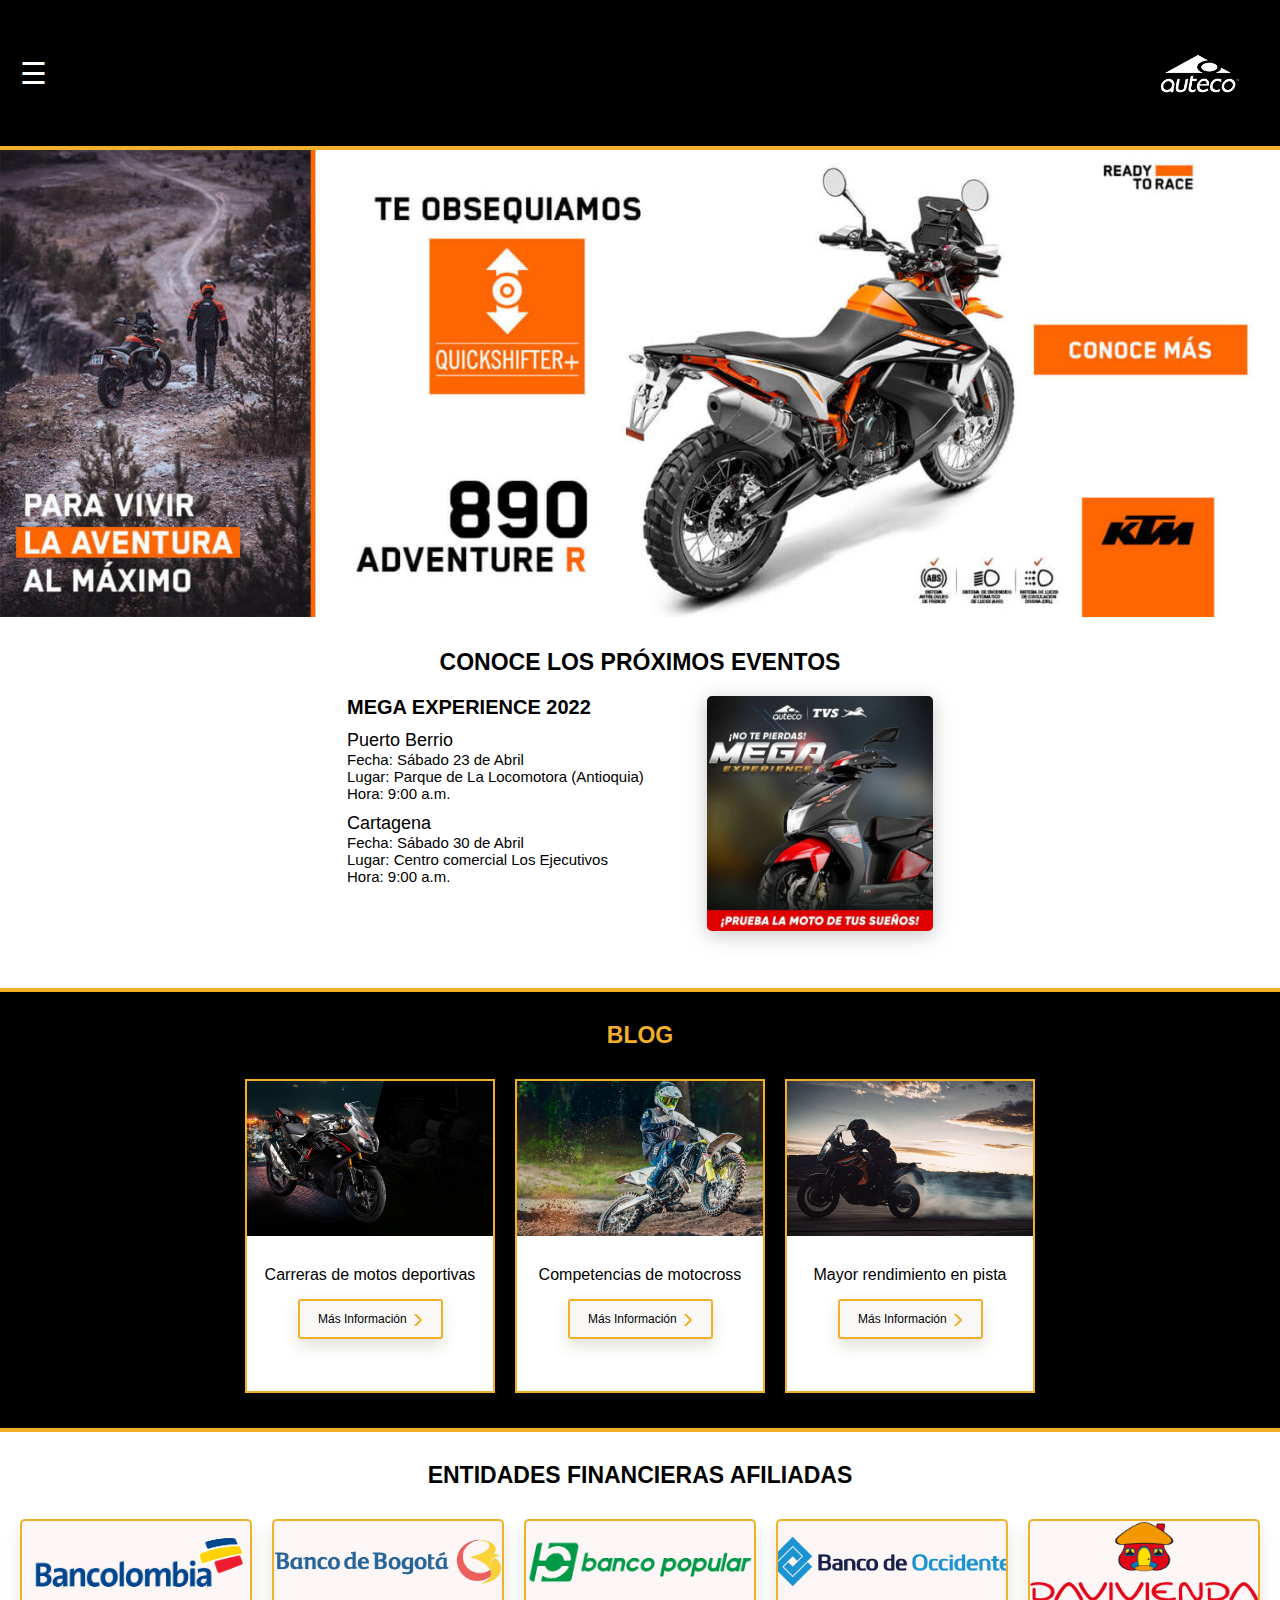
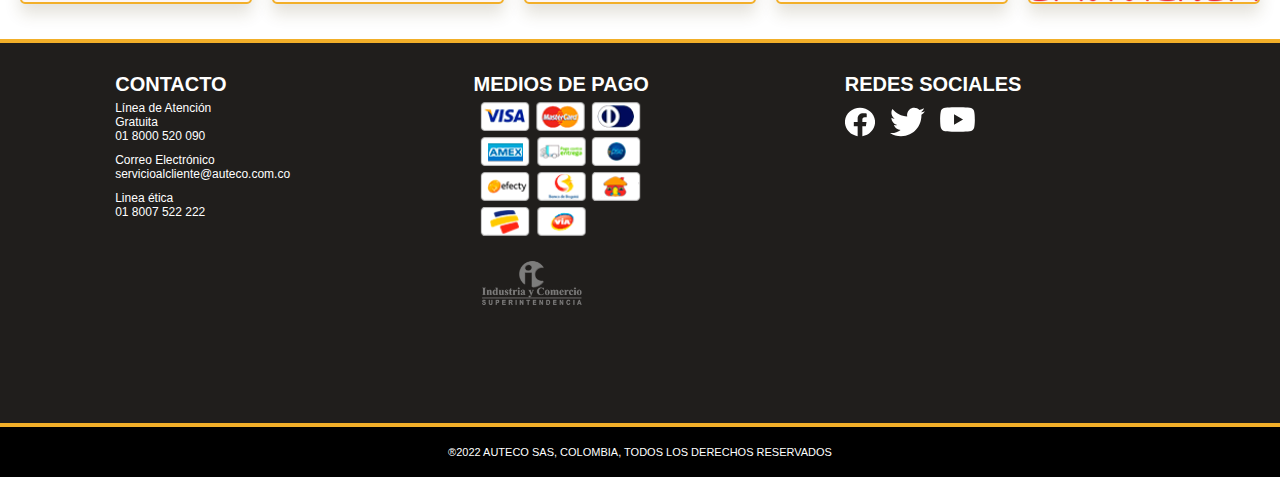
<file: index.html>
<!DOCTYPE html>
<html lang="en">
<head>
    <meta charset="UTF-8">
    <meta http-equiv="X-UA-Compatible" content="IE=edge">
    <meta name="viewport" content="width=device-width, initial-scale=1.0">
    <link href="https://cdn.jsdelivr.net/npm/bootstrap@5.1.3/dist/css/bootstrap.min.css" rel="stylesheet" integrity="sha384-1BmE4kWBq78iYhFldvKuhfTAU6auU8tT94WrHftjDbrCEXSU1oBoqyl2QvZ6jIW3" crossorigin="anonymous">
    <script src="https://cdn.jsdelivr.net/npm/bootstrap@5.1.3/dist/js/bootstrap.bundle.min.js" integrity="sha384-ka7Sk0Gln4gmtz2MlQnikT1wXgYsOg+OMhuP+IlRH9sENBO0LRn5q+8nbTov4+1p" crossorigin="anonymous"></script>
    <link rel="stylesheet" href="./css/phone_index.css">
    <link rel="stylesheet" href="./css/tablet_index.css" media="(min-width: 600px)">
    <link rel="stylesheet" href="./css/desktop_index.css" media="(min-width: 1024px)">
    <script type="text/javascript" src="./js/nav-bar.js"></script>
    <link rel="icon" href="./images/icon_page.png">
    <title>Auteco | Sitio Oficial</title>
</head>
<body>
    <header>
        <div id="mySidemenu" class="sidemenu">
            <a href="javascript:void(0)" class="close" onclick="closeSM()">&times;</a>
            <div class="sm-wrapper">
                <p><a href="motos.html">MOTOS</a></p>
                <p><a href="credito.html">CRÉDITO</a></p>
                <p><a href="#contact">CONTACTO</a></p>
                <p><a href="about_us.html">SOBRE NOSOTROS</a></p>
            </div>
        </div>
        <div id="pg-content">
            <div style="font-size: 30px; cursor: pointer; color:white" onclick="openSM()">&#9776</div>
        </div>
        <a href="index.html" class="logo"></a>
    </header>
    <main>
        <section class="hero">
            <div class="slider-frame">
                <ul>
                    <li><img src="./images/anuncio.jpg" alt=""></li>
                    <li><img src="./images/anuncio2.jpg" alt=""></li>
                </ul>
            </div>
        </section>
        <section class="main_eventos">
            <div class="main-eventos--title">
                <h1>CONOCE LOS PRÓXIMOS EVENTOS</h1>
            </div>
            <div class="main-eventos-container">
                <div class="main-eventos--text">
                    <h2>MEGA EXPERIENCE 2022</h2><br>
                    <h3>Puerto Berrio</h3>
                    <p>Fecha: Sábado 23 de Abril<br>
                        Lugar: Parque de La Locomotora (Antioquia)<br>
                        Hora: 9:00 a.m.</p><br>
                    <h3>Cartagena</h3>
                    <p>Fecha: Sábado 30 de Abril<br>
                        Lugar: Centro comercial Los Ejecutivos<br>
                        Hora: 9:00 a.m.
                    </p>
                </div>
                <div class="main-eventos--image">
    
                </div>
            </div>
        </section>
        <section class="main_blog">
            <div class="main_blog--title">
                <h1>BLOG</h1>
            </div>
            <div class="main_blog-cont">
                <div class="main_blog-contSub">
                    <div class="blog-card--image">

                    </div>
                    <div class="blog-card--content">
                        <h4>Carreras de motos deportivas</h4>
                        <div class="blog-card--button">
                            <button>Más Información <span></span></button>
                        </div>
                    </div>
                </div>
                <div class="main_blog-contSub">
                    <div class="blog-card--image2">

                    </div>
                    <div class="blog-card--content">
                        <h4>Competencias de motocross</h4>
                        <div class="blog-card--button">
                            <button>Más Información <span></span></button>
                        </div>
                    </div>
                </div>
                <div class="main_blog-contSub">
                    <div class="blog-card--image3">

                    </div>
                    <div class="blog-card--content">
                        <h4>Mayor rendimiento en pista</h4>
                        <div class="blog-card--button">
                            <button>Más Información <span></span></button>
                        </div>
                    </div>
                </div>
            </div>
        </section>
        <section class="main_entidades">
            <div class="main_entidades--title">
                <h1>ENTIDADES FINANCIERAS AFILIADAS</h1>
            </div>
            <div class="main_entidades-logos">
                <div class="entidad-image-container banco1"></div>
                <div class="entidad-image-container banco2"></div>
                <div class="entidad-image-container banco3"></div>
                <div class="entidad-image-container banco4"></div>
                <div class="entidad-image-container banco5"></div>
            </div>
        </section>
    </main>
    <footer>
        <section class="footer_information" id="contact">
            <div class="information-container">
                <div class="container-1">
                    <h2>CONTACTO</h2>
                    <P>Línea de Atención Gratuita<br>01 8000 520 090</P>
                    <p>Correo Electrónico<br>servicioalcliente@auteco.com.co</p>
                    <p>Linea ética<br>01 8007 522 222</p>
                </div>
                <div class="container-2">
                    <div class="container-2--title">
                        <h2>MEDIOS DE PAGO</h2>
                    </div>
                    <div class="container-2--images">
                        <span class="image-1"></span>
                        <span class="image-2"></span>
                    </div>
                </div>
                <div class="container-3">
                    <h2>REDES SOCIALES</h2><br>
                    <div class="redes-icon">
                        <a class="red-1" href="https://www.facebook.com/autecomotos/" target="_blank"></a>
                        <a class="red-2" href="https://twitter.com/autecomotos" target="_blank"></a>
                        <a class="red-3" href="https://www.youtube.com/user/AutecoMotocicletas" target="_blank"></a>
                    </div>
                </div>
            </div>
        </section>
        <section class="footer_final">
            <p>®2022 AUTECO SAS, COLOMBIA, TODOS LOS DERECHOS RESERVADOS</p>
        </section>
    </footer>
</body>
</html>
</file>
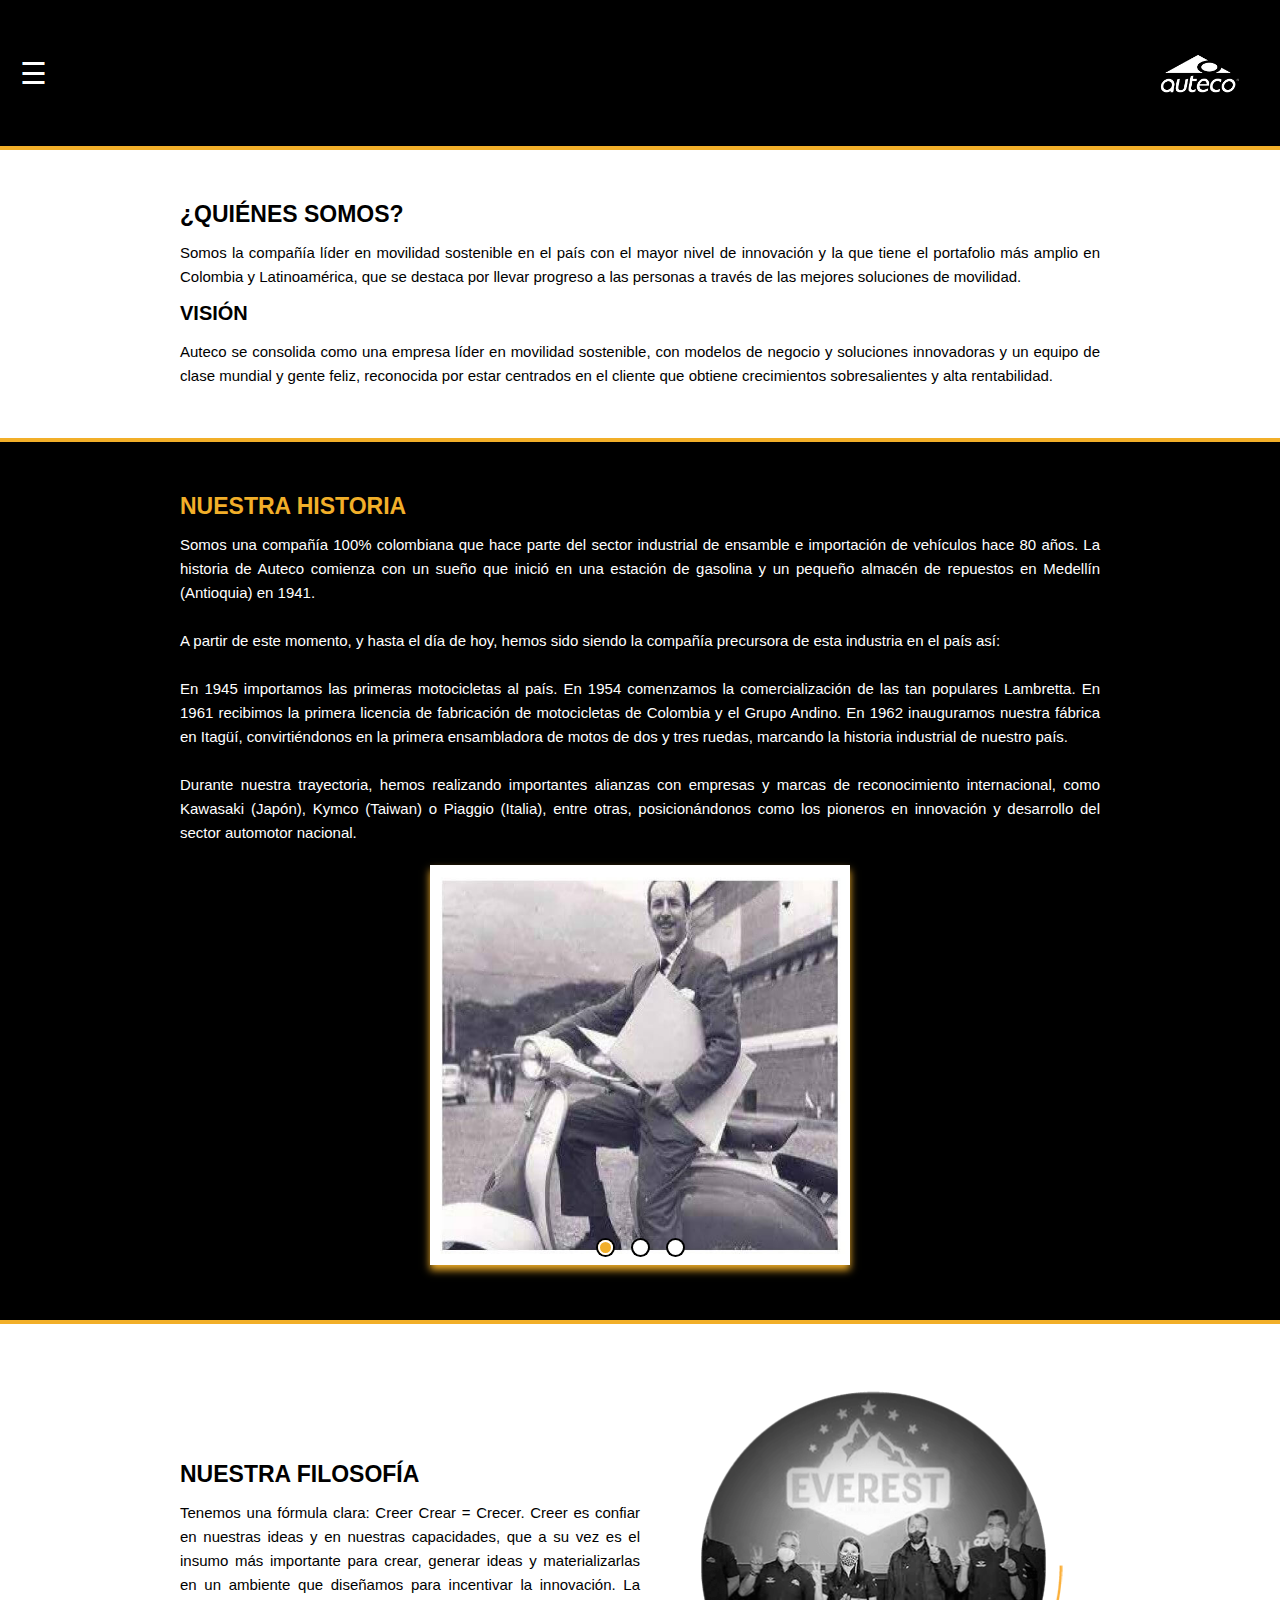
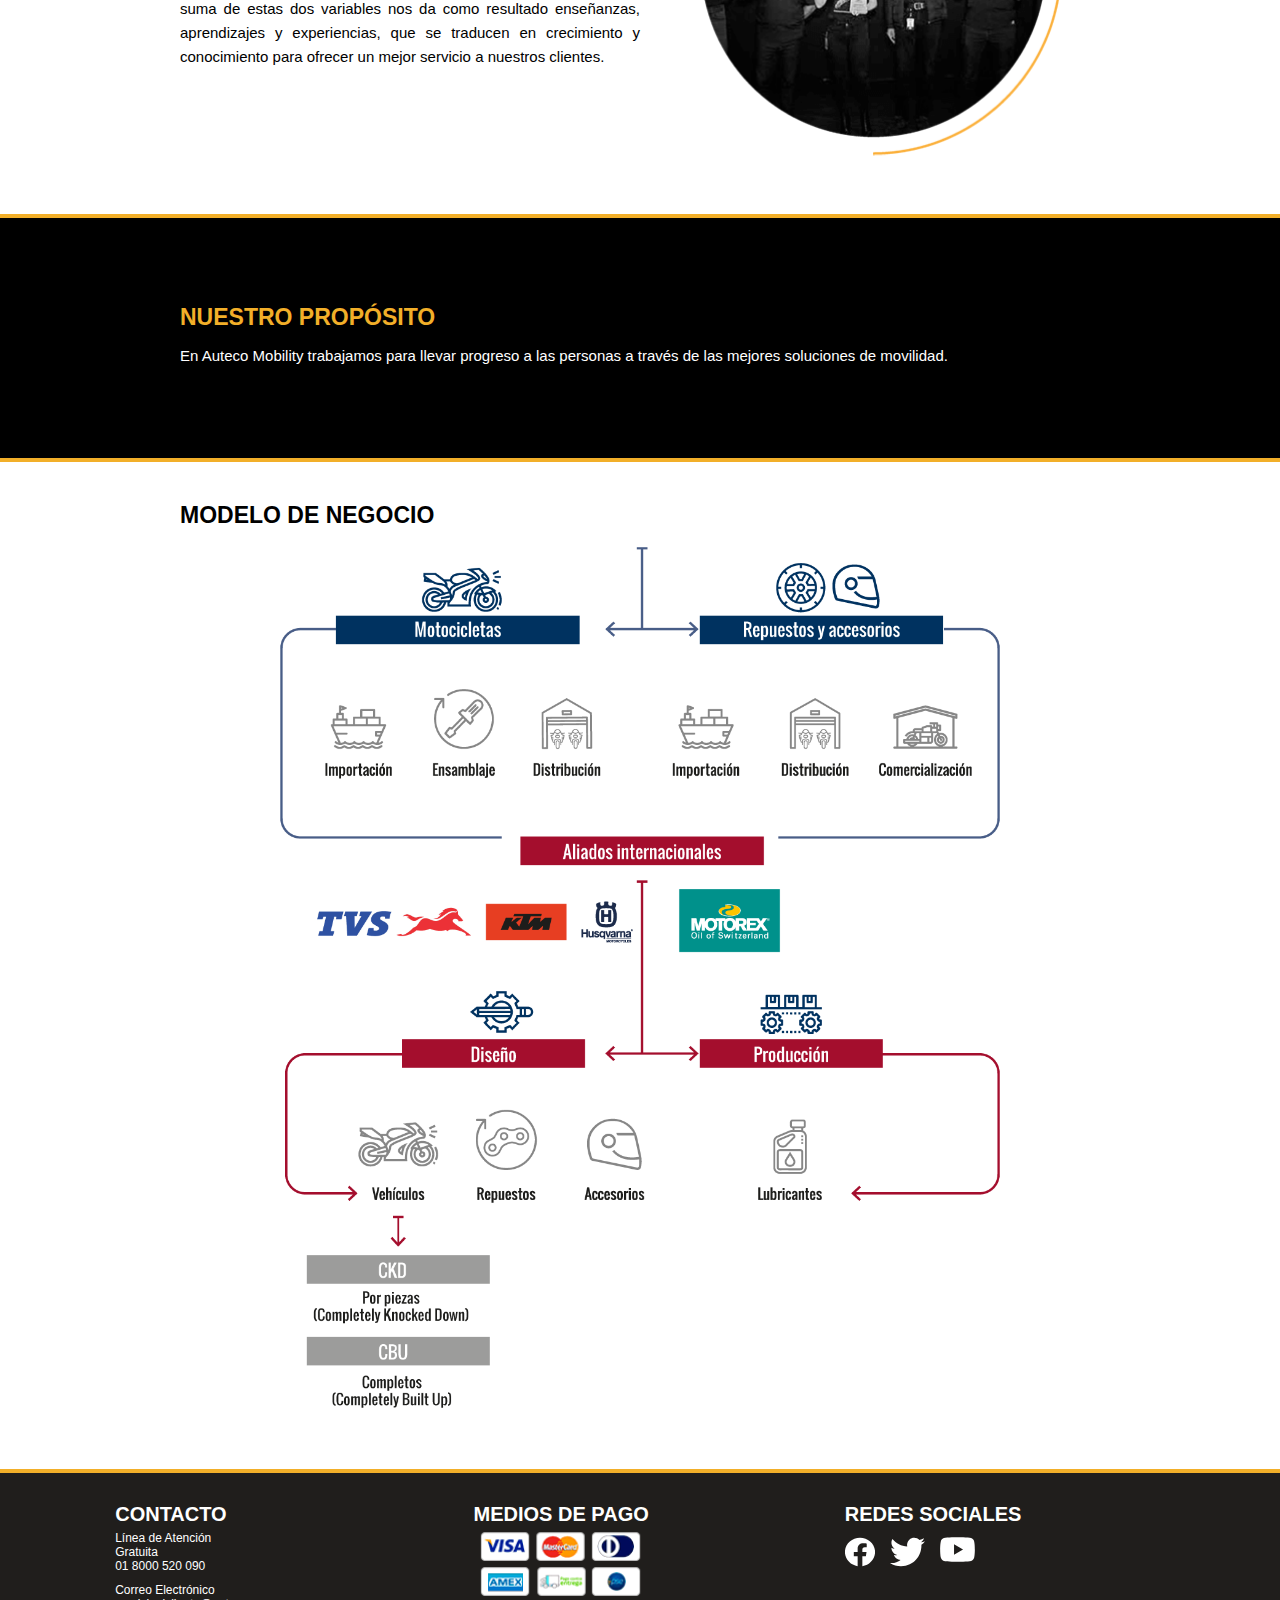
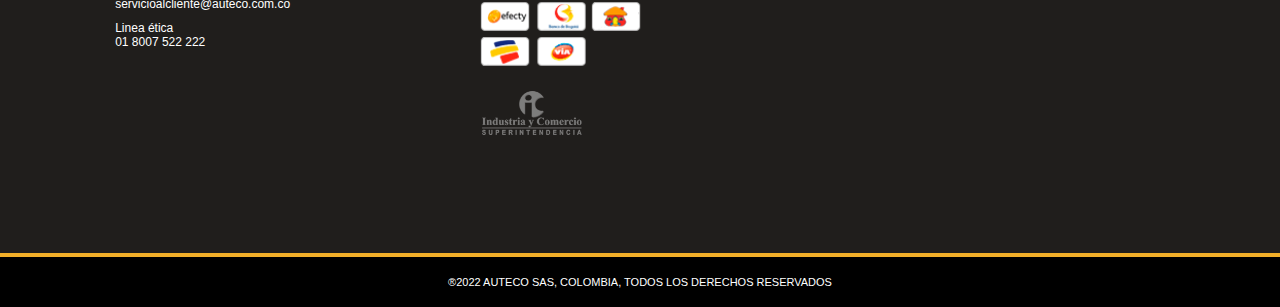
<file: about_us.html>
<!DOCTYPE html>
<html lang="en">
<head>
    <meta charset="UTF-8">
    <meta http-equiv="X-UA-Compatible" content="IE=edge">
    <meta name="viewport" content="width=device-width, initial-scale=1.0">
    <link rel="stylesheet" href="./css/phone_about.css">
    <link rel="stylesheet" href="./css/tablet_about.css" media="(min-width: 600px)">
    <link rel="stylesheet" href="./css/desktop_about.css" media="(min-width: 1024px)">
    <script type="text/javascript" src="./js/nav-bar.js"></script>
    <link rel="icon" href="./images/icon_page.png">
    <title>Sobre nosotros</title>
</head>
<body>
    <header>
        <div id="mySidemenu" class="sidemenu">
            <a href="javascript:void(0)" class="close" onclick="closeSM()">&times;</a>
            <div class="sm-wrapper">
                <p><a href="motos.html">MOTOS</a></p>
                <p><a href="credito.html">CRÉDITO</a></p>
                <p><a href="#contact">CONTACTO</a></p>
                <p><a href="about_us.html">SOBRE NOSOTROS</a></p>
            </div>
        </div>
        <div id="pg-content">
            <div style="font-size: 30px; cursor: pointer; color:white" onclick="openSM()">&#9776</div>
        </div>
        <a href="index.html" class="logo"></a>
    </header>
    <main>
        <section class="main_who">
            <div class="main_who_container1">
                <h1>¿QUIÉNES SOMOS?</h1> <br>
                <p>Somos la compañía líder en movilidad sostenible en el país con el mayor nivel de innovación y la que tiene el portafolio más amplio en Colombia y Latinoamérica, que se destaca por llevar progreso a las personas a través de las mejores soluciones de movilidad.</p>
            </div>
            <div class="main_who_container2">
                <h2>VISIÓN</h2> <br>
                <p>Auteco se consolida como una empresa líder en movilidad sostenible, con modelos de negocio y soluciones innovadoras y un equipo de clase mundial y gente feliz, reconocida por estar centrados en el cliente que obtiene crecimientos sobresalientes y alta rentabilidad.</p>
            </div>
        </section>
        <section class="main_history">
            <div class="main_history--text">
                <h1>NUESTRA HISTORIA</h1> <br>
                <p>Somos una compañía 100% colombiana que hace parte del sector industrial de ensamble e importación de vehículos hace 80 años. La historia de Auteco comienza con un sueño que inició en una estación de gasolina y un pequeño almacén de repuestos en Medellín (Antioquia) en 1941. <br><br>
                A partir de este momento, y hasta el día de hoy, hemos sido siendo la compañía precursora de esta industria en el país así: <br><br>
                En 1945 importamos las primeras motocicletas al país. En 1954 comenzamos la comercialización de las tan populares Lambretta. En 1961 recibimos la primera licencia de fabricación de motocicletas de Colombia y el Grupo Andino. En 1962 inauguramos nuestra fábrica en Itagüí, convirtiéndonos en la primera ensambladora de motos de dos y tres ruedas, marcando la historia industrial de nuestro país. <br><br>
                Durante nuestra trayectoria, hemos realizando importantes alianzas con empresas y marcas de reconocimiento internacional, como Kawasaki (Japón), Kymco (Taiwan) o Piaggio (Italia), entre otras, posicionándonos como los pioneros en innovación y desarrollo del sector automotor nacional.</p>
            </div>
            <div class="slider">
                <div class="diapositiva">
                <input type="radio" name="boton" id="boton1" checked>
                <label for="boton1"></label>
                <img src="./images/img_nuestra_historia.jpg">
                </div>

                <div class="diapositiva">
                <input type="radio" name="boton" id="boton2">
                <label for="boton2"></label>
                <img src="./images/img-2_nuestra_historia.jpg">
                </div>

                <div class="diapositiva">
                <input type="radio" name="boton" id="boton3">
                <label for="boton3"></label>
                <img src="./images/img-3_nuestra_historia.jpg">
                </div>
            </div>
        </section>
        <section class="main_filosofy">
            <div class="main_filosofy--text">
                <h1>NUESTRA FILOSOFÍA</h1> <br>
                <p>Tenemos una fórmula clara: Creer Crear = Crecer. Creer es confiar en nuestras ideas y en nuestras capacidades, que a su vez es el insumo más importante para crear, generar ideas y materializarlas en un ambiente que diseñamos para incentivar la innovación. La suma de estas dos variables nos da como resultado enseñanzas, aprendizajes y experiencias, que se traducen en crecimiento y conocimiento para ofrecer un mejor servicio a nuestros clientes.</p>
            </div>
            <div class="main_filosofy--img">
                
            </div>
        </section>
        <section class="main_proposito">
            <div class="main_proposito--text">
                <h1>NUESTRO PROPÓSITO</h1> <br>
                <p>En Auteco Mobility trabajamos para llevar progreso a las personas a través de las mejores soluciones de movilidad.</p>
            </div>
        </section>
        <section class="main_negocio">
            <h1>MODELO DE NEGOCIO</h1>
            <div class="negocio--img">

            </div>
        </section>
    </main>
    <footer>
        <section class="footer_information" id="contact">
            <div class="information-container">
                <div class="container-1">
                    <h2>CONTACTO</h2>
                    <P>Línea de Atención Gratuita<br>01 8000 520 090</P>
                    <p>Correo Electrónico<br>servicioalcliente@auteco.com.co</p>
                    <p>Linea ética<br>01 8007 522 222</p>
                </div>
                <div class="container-2">
                    <div class="container-2--title">
                        <h2>MEDIOS DE PAGO</h2>
                    </div>
                    <div class="container-2--images">
                        <span class="image-1"></span>
                        <span class="image-2"></span>
                    </div>
                </div>
                <div class="container-3">
                    <h2>REDES SOCIALES</h2><br>
                    <div class="redes-icon">
                        <a class="red-1" href="https://www.facebook.com/autecomotos/" target="_blank"></a>
                        <a class="red-2" href="https://twitter.com/autecomotos" target="_blank"></a>
                        <a class="red-3" href="https://www.youtube.com/user/AutecoMotocicletas" target="_blank"></a>
                    </div>
                </div>
            </div>
        </section>
        <section class="footer_final">
            <p>®2022 AUTECO SAS, COLOMBIA, TODOS LOS DERECHOS RESERVADOS</p>
        </section>
    </footer>
</body>
</html>
</file>
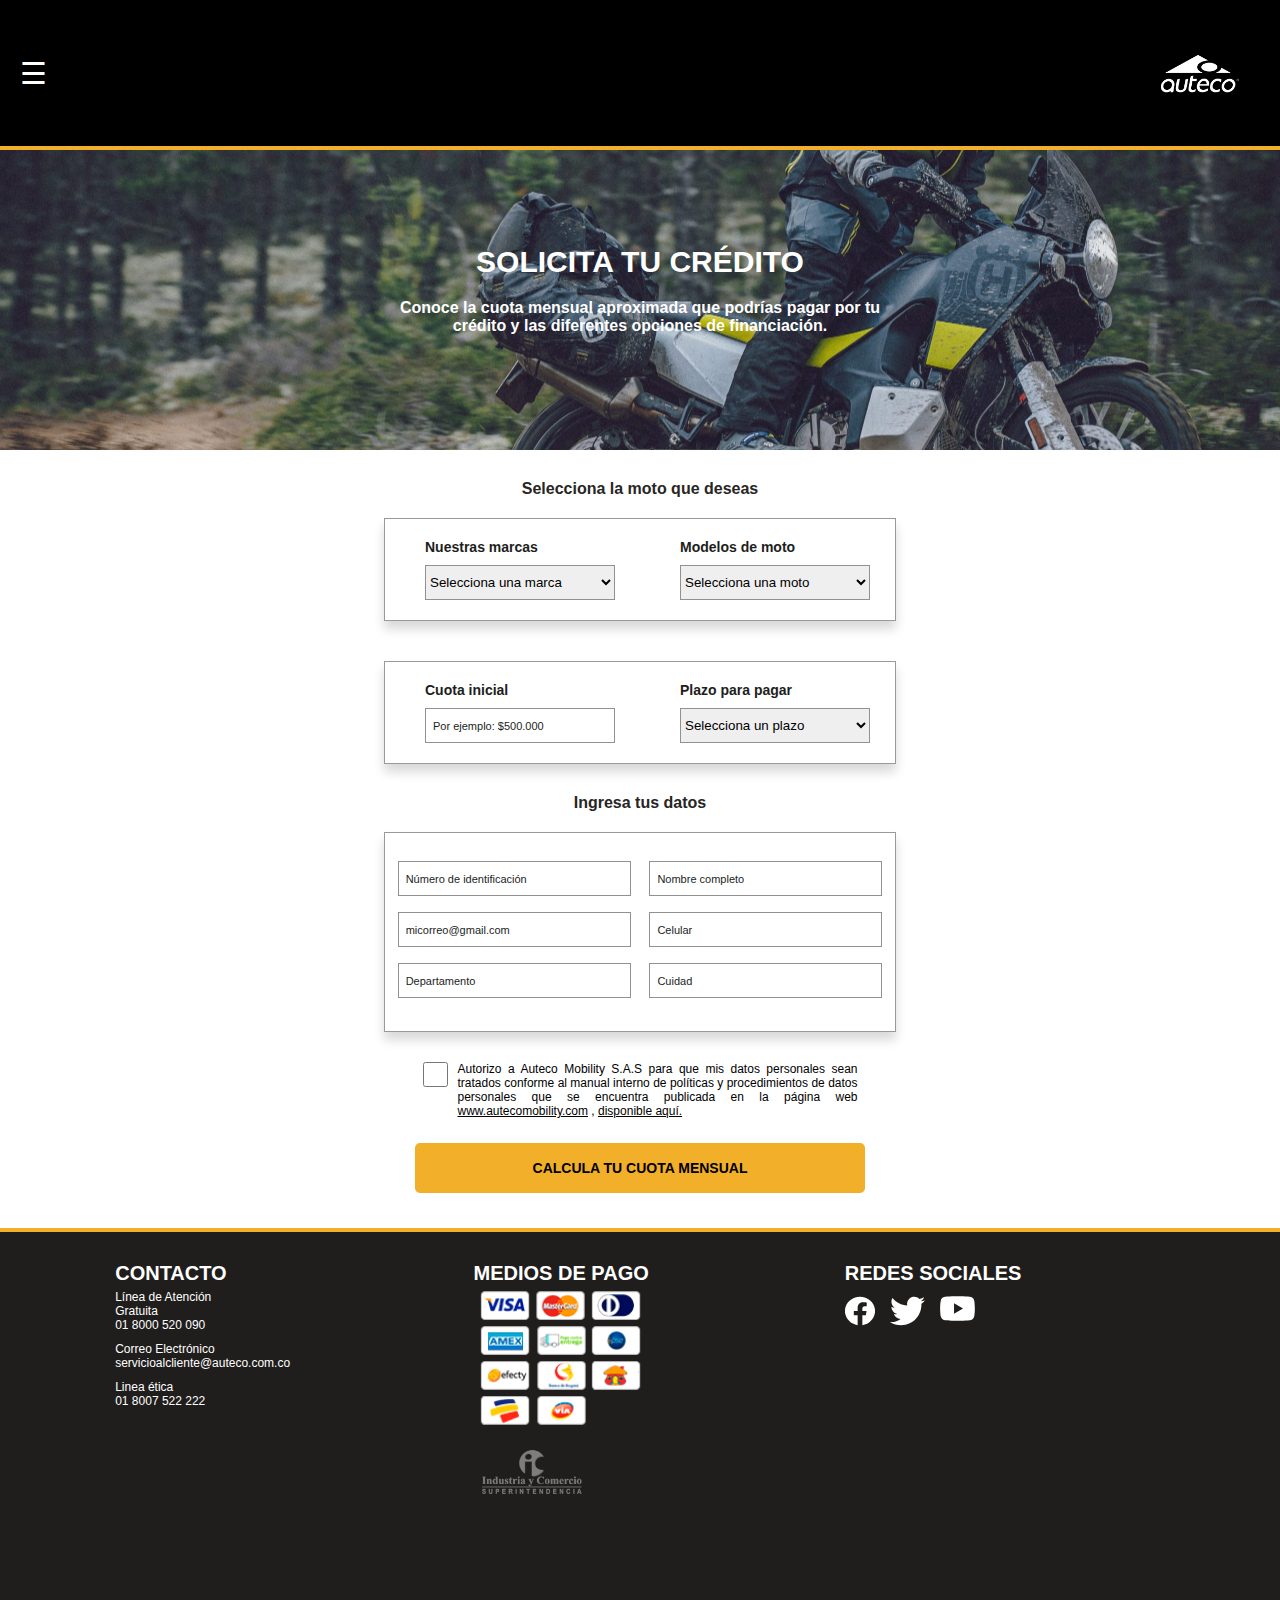
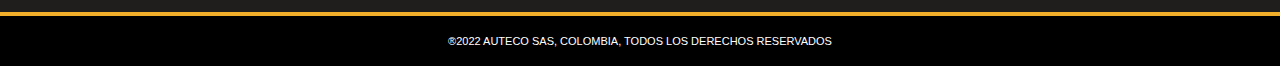
<file: credito.html>
<!DOCTYPE html>
<html lang="en">
<head>
    <meta charset="UTF-8">
    <meta http-equiv="X-UA-Compatible" content="IE=edge">
    <meta name="viewport" content="width=device-width, initial-scale=1.0">
    <link rel="stylesheet" href="./css/phone_credito.css">
    <link rel="stylesheet" href="./css/tablet_credito.css" media="(min-width: 600px)">
    <link rel="stylesheet" href="./css/desktop_credito.css" media="(min-width: 1024px)">
    <script type="text/javascript" src="./js/nav-bar.js"></script>
    <link rel="icon" href="./images/icon_page.png">
    <title>Crédito Auteco</title>
</head>
<body>
    <header>
        <div id="mySidemenu" class="sidemenu">
            <a href="javascript:void(0)" class="close" onclick="closeSM()">&times;</a>
            <div class="sm-wrapper">
                <p><a href="motos.html">MOTOS</a></p>
                <p><a href="credito.html">CRÉDITO</a></p>
                <p><a href="#contact">CONTACTO</a></p>
                <p><a href="about_us.html">SOBRE NOSOTROS</a></p>
            </div>
        </div>
        <div id="pg-content">
            <div style="font-size: 30px; cursor: pointer; color:white" onclick="openSM()">&#9776</div>
        </div>
        <a href="index.html" class="logo"></a>
    </header>
    <main>
        <section class="main-hero">
            <h1>SOLICITA TU CRÉDITO</h1>
            <P>Conoce la cuota mensual aproximada que podrías pagar por tu crédito y
            las diferentes opciones de financiación.</P>
        </section>
        <section class="main-datos">
            <div class="main-datos_moto">
                <h2>Selecciona la moto que deseas</h2>
                <div class="main-datos_moto--container">
                    <div class="datos_moto_subcontainer">
                        <form>
                            <label for="marcas">Nuestras marcas</label><br>
                            <select id="marcas" name="marcas">
                                <option value="">Selecciona una marca</option>
                                <option value="benelli">BENELLI</option>
                                <option value="benelli-bike">BENELLI BIKE</option>
                                <option value="ceronte">CERONTE</option>
                                <option value="combat">COMBAT</option>
                                <option value="dongfeng">DONGFENG</option>
                                <option value="jac">JAC</option>
                                <option value="kawasaki">KAWASAKI</option>
                                <option value="kymco">KYMCO</option>
                                <option value="piaggio">PIAGGIO</option>
                                <option value="segway">SEGWAY</option>
                                <option value="stark">STARK</option>
                                <option value="starker">STARKER</option>
                                <option value="super-soco">SUPER SOCO</option>
                                <option value="velocifero">VELOCIFERO</option>
                                <option value="victory">VICTORY</option>
                                <option value="wolf">WOLF</option>
                                <option value="zhidou">ZHIDOU</option>
                            </select>
                          </form>
                    </div>
                    <div class="datos_moto_subcontainer">
                        <form>
                            <label for="marcas">Modelos de moto</label><br>
                            <select id="marcas" name="marcas">
                              <option value="Selecciona">Selecciona una moto</option>
                            </select>
                          </form>
                    </div>
                </div>
            </div>
            <div class="main-datos_cuota">
                <div class="main-datos_cuota--container">
                    <div class="datos_cuota_subcontainer">
                        <form>
                            <label for="costo">Cuota inicial</label><br>
                            <input type="number" id="costo" name="costo" placeholder="Por ejemplo: $500.000">
                          </form>
                    </div>
                    <div class="datos_cuota_subcontainer">
                        <form>
                            <label for="meses">Plazo para pagar</label><br>
                            <select id="meses" name="meses">
                                <option value="">Selecciona un plazo</option>
                                <option value="3">3 meses</option>
                                <option value="6">6 meses</option>
                                <option value="12">12 meses (1 año)</option>
                                <option value="24">24 meses (2 años)</option>
                                <option value="36">36 meses (3 años)</option>
                                <option value="48">48 meses (4 años)</option>
                                <option value="60">60 meses (5 años)</option>
                                <option value="72">72 meses (6 años)</option>
                            </select>
                          </form>
                    </div>
                </div>
            </div>
            <div class="main-datos_personal">
                <h2>Ingresa tus datos</h2>
                <div class="main-datos_personal--container">
                    <div class="datos_personal_subcontainer">
                        <form>
                            <input type="number" placeholder="Número de identificación">
                            <input type="text" placeholder="Nombre completo">
                            <input type="email" placeholder="micorreo@gmail.com">
                            <input type="number" placeholder="Celular">
                            <input type="text" placeholder="Departamento">
                            <input type="text" placeholder="Cuidad">
                          </form>
                    </div>
                </div>
            </div>
            <div class="autorizacion-container">
                <form class="autorizacion-form">
                    <input type="checkbox" id="autorizacion" name="autorizacion" value="Acepto">
                    <label for="autorizacion" id="autorizacion-text"> Autorizo a Auteco Mobility S.A.S para que mis datos personales sean tratados conforme al manual interno de políticas y procedimientos de datos personales que se encuentra publicada en la página web <a href="https://mas.autecomobility.com/">www.autecomobility.com</a> , <a href="https://www.autecomobility.com/manual-de-politicas-y-procedimientos-de-datos?_ga=2.256193931.1074075641.1652666850-1859204028.1650746186">disponible aquí.</a> 
            </div>
            <div class="button-container">
                <button class="button-calcular">CALCULA TU CUOTA MENSUAL</button>
            </div>
        </section>
    </main>
    <footer>
        <section class="footer_information" id="contact">
            <div class="information-container">
                <div class="container-1">
                    <h2>CONTACTO</h2>
                    <P>Línea de Atención Gratuita<br>01 8000 520 090</P>
                    <p>Correo Electrónico<br>servicioalcliente@auteco.com.co</p>
                    <p>Linea ética<br>01 8007 522 222</p>
                </div>
                <div class="container-2">
                    <div class="container-2--title">
                        <h2>MEDIOS DE PAGO</h2>
                    </div>
                    <div class="container-2--images">
                        <span class="image-1"></span>
                        <span class="image-2"></span>
                    </div>
                </div>
                <div class="container-3">
                    <h2>REDES SOCIALES</h2><br>
                    <div class="redes-icon">
                        <a class="red-1" href="https://www.facebook.com/autecomotos/" target="_blank"></a>
                        <a class="red-2" href="https://twitter.com/autecomotos" target="_blank"></a>
                        <a class="red-3" href="https://www.youtube.com/user/AutecoMotocicletas" target="_blank"></a>
                    </div>
                </div>
            </div>
        </section>
        <section class="footer_final">
            <p>®2022 AUTECO SAS, COLOMBIA, TODOS LOS DERECHOS RESERVADOS</p>
        </section>
    </footer>
</body>
</html>
</file>
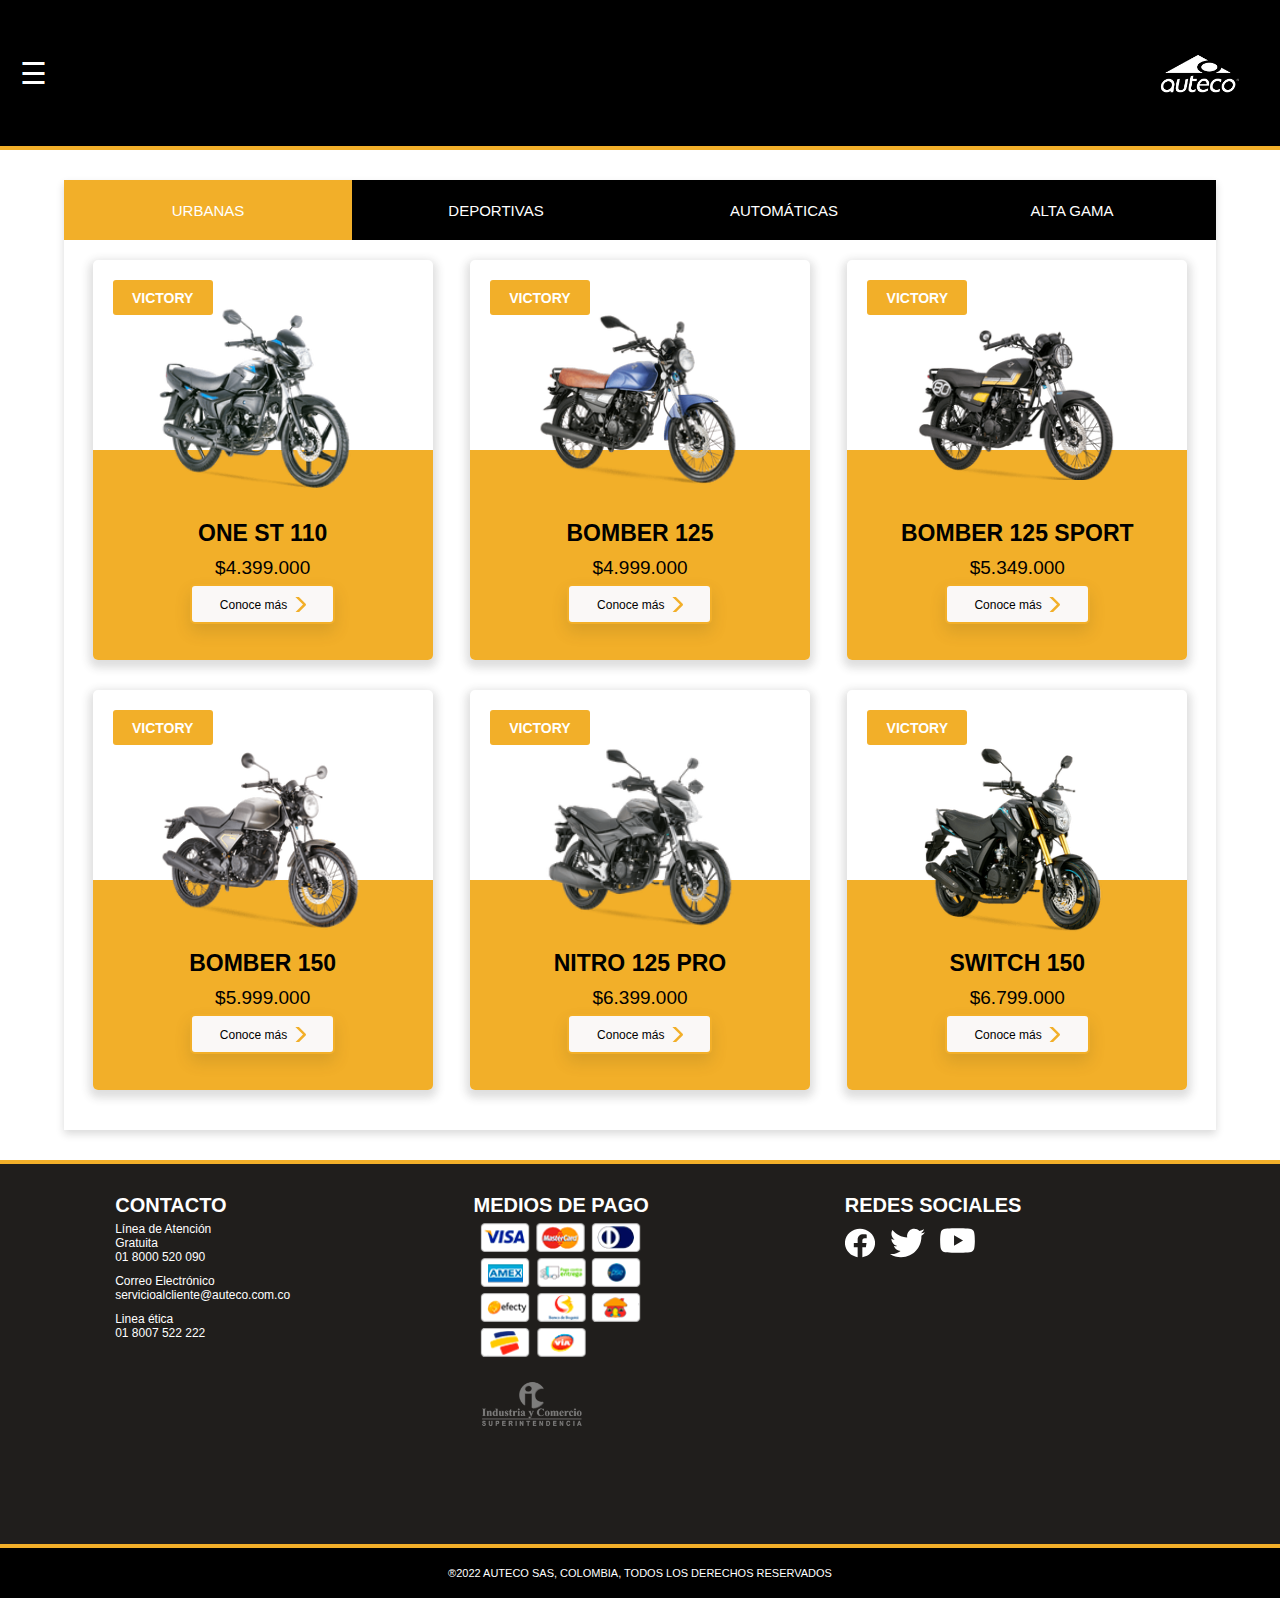
<file: motos.html>
<!DOCTYPE html>
<html lang="en">
<head>
	<meta charset="UTF-8">
	<meta name="viewport" content="width=device-width, user-scalable=no, initial-scale=1.0, maximum-scale=1.0, minimum-scale=1.0">
	<script src="https://code.jquery.com/jquery-3.2.1.min.js"></script>
	<script type="text/javascript" src="./js/nav-bar.js"></script>
	<script type="text/javascript" src="./js/tab-motos.js"></script>
	<link rel="icon" href="./images/icon_page.png">
	<link rel="stylesheet" href="./css/phone_motos.css">
	<link rel="stylesheet" href="./css/tablet_motos.css" media="(min-width: 600px)">
    <link rel="stylesheet" href="./css/desktop_motos.css" media="(min-width: 1024px)">
    <title>Motos Auteco</title>
</head>
<body>
	<header>
        <div id="mySidemenu" class="sidemenu">
            <a href="javascript:void(0)" class="close" onclick="closeSM()">&times;</a>
            <div class="sm-wrapper">
                <p><a href="motos.html">MOTOS</a></p>
                <p><a href="credito.html">CRÉDITO</a></p>
                <p><a href="#contact">CONTACTO</a></p>
                <p><a href="about_us.html">SOBRE NOSOTROS</a></p>
            </div>
        </div>
        <div id="pg-content">
            <div style="font-size: 30px; cursor: pointer; color:white" onclick="openSM()">&#9776</div>
        </div>
        <a href="index.html" class="logo"></a>
    </header>
	<main>
		<div class="wrap">
			<ul class="tabs">
				<li><a href="#tab1">URBANAS</a></li>
				<li><a href="#tab2">DEPORTIVAS</a></li>
				<li><a href="#tab3">AUTOMÁTICAS</a></li>
				<li><a href="#tab4">ALTA GAMA</a></li>
			</ul>
	
			<div class="secciones">
				<article id="tab1">
					<div class="moto-card">
						<p class="moto-card--marca">VICTORY</p>
						<span class="moto-card--img urbana1"></span>
						<div class="moto-card--description">
							<h2 class="model">ONE ST 110</h2>
							<p class="price">$4.399.000</p>
							<div class="moto-card--button">
								<button>Conoce más <span></span></button>
							</div>
						</div>
					</div>
					<div class="moto-card">
						<p class="moto-card--marca">VICTORY</p>
						<span class="moto-card--img urbana2"></span>
						<div class="moto-card--description">
							<h2 class="model">BOMBER 125</h2>
							<p class="price">$4.999.000</p>
							<div class="moto-card--button">
								<button>Conoce más <span></span></button>
							</div>
						</div>
					</div>
					<div class="moto-card">
						<p class="moto-card--marca">VICTORY</p>
						<span class="moto-card--img urbana3"></span>
						<div class="moto-card--description">
							<h2 class="model">BOMBER 125 SPORT</h2>
							<p class="price">$5.349.000</p>
							<div class="moto-card--button">
								<button>Conoce más <span></span></button>
							</div>
						</div>
					</div>
					<div class="moto-card">
						<p class="moto-card--marca">VICTORY</p>
						<span class="moto-card--img urbana4"></span>
						<div class="moto-card--description">
							<h2 class="model">BOMBER 150</h2>
							<p class="price">$5.999.000</p>
							<div class="moto-card--button">
								<button>Conoce más <span></span></button>
							</div>
						</div>
					</div>
					<div class="moto-card">
						<p class="moto-card--marca">VICTORY</p>
						<span class="moto-card--img urbana5"></span>
						<div class="moto-card--description">
							<h2 class="model">NITRO 125 PRO</h2>
							<p class="price">$6.399.000</p>
							<div class="moto-card--button">
								<button>Conoce más <span></span></button>
							</div>
						</div>
					</div>
					<div class="moto-card">
						<p class="moto-card--marca">VICTORY</p>
						<span class="moto-card--img urbana6"></span>
						<div class="moto-card--description">
							<h2 class="model">SWITCH 150</h2>
							<p class="price">$6.799.000</p>
							<div class="moto-card--button">
								<button>Conoce más <span></span></button>
							</div>
						</div>
					</div>
				</article>
				<article id="tab2">
					<div class="moto-card">
						<p class="moto-card--marca">VICTORY</p>
						<span class="moto-card--img deportiva1"></span>
						<div class="moto-card--description">
							<h2 class="model">SWITCH 150</h2>
							<p class="price">$6.799.000</p>
							<div class="moto-card--button">
								<button>Conoce más <span></span></button>
							</div>
						</div>
					</div>
					<div class="moto-card">
						<p class="moto-card--marca" style="background-color: #2e9362;">BENELLI</p>
						<span class="moto-card--img deportiva2"></span>
						<div class="moto-card--description">
							<h2 class="model">BENELLI 180S</h2>
							<p class="price">$10.299.000</p>
							<div class="moto-card--button">
								<button>Conoce más <span></span></button>
							</div>
						</div>
					</div>
					<div class="moto-card">
						<p class="moto-card--marca" style="background-color: #2e9362;">BENELLI</p>
						<span class="moto-card--img deportiva3"></span>
						<div class="moto-card--description">
							<h2 class="model">BENELLI 180S PRO X</h2>
							<p class="price">$10.799.000</p>
							<div class="moto-card--button">
								<button>Conoce más <span></span></button>
							</div>
						</div>
					</div>
					<div class="moto-card">
						<p class="moto-card--marca" style="background-color: #000;">KAWASAKI</p>
						<span class="moto-card--img deportiva4"></span>
						<div class="moto-card--description">
							<h2 class="model">NINJA 400</h2>
							<p class="price">$31.990.000</p>
							<div class="moto-card--button">
								<button>Conoce más <span></span></button>
							</div>
						</div>
					</div>
					<div class="moto-card">
						<p class="moto-card--marca" style="background-color: #2e9362;">BENELLI</p>
						<span class="moto-card--img deportiva5"></span>
						<div class="moto-card--description">
							<h2 class="model">BENELLI TNT 25N</h2>
							<p class="price">$12.499.000</p>
							<div class="moto-card--button">
								<button>Conoce más <span></span></button>
							</div>
						</div>
					</div>
					<div class="moto-card">
						<p class="moto-card--marca">VICTORY</p>
						<span class="moto-card--img deportiva6"></span>
						<div class="moto-card--description">
							<h2 class="model">VENOM 400</h2>
							<p class="price">$19.490.000</p>
							<div class="moto-card--button">
								<button>Conoce más <span></span></button>
							</div>
						</div>
					</div>
				</article>
				<article id="tab3">
					<div class="moto-card">
						<p class="moto-card--marca">VICTORY</p>
						<span class="moto-card--img automatica1"></span>
						<div class="moto-card--description">
							<h2 class="model">LIFE</h2>
							<p class="price">$6.199.000</p>
							<div class="moto-card--button">
								<button>Conoce más <span></span></button>
							</div>
						</div>
					</div>
					<div class="moto-card">
						<p class="moto-card--marca">VICTORY</p>
						<span class="moto-card--img automatica2"></span>
						<div class="moto-card--description">
							<h2 class="model">BOLD</h2>
							<p class="price">$7.199.000</p>
							<div class="moto-card--button">
								<button>Conoce más <span></span></button>
							</div>
						</div>
					</div>
					<div class="moto-card">
						<p class="moto-card--marca">VICTORY</p>
						<span class="moto-card--img automatica3"></span>
						<div class="moto-card--description">
							<h2 class="model">BOLD PRO</h2>
							<p class="price">$7.499.000</p>
							<div class="moto-card--button">
								<button>Conoce más <span></span></button>
							</div>
						</div>
					</div>
					<div class="moto-card">
						<p class="moto-card--marca" style="background-color: red;">KYMCO</p>
						<span class="moto-card--img automatica4"></span>
						<div class="moto-card--description">
							<h2 class="model">AGILITY FUSION</h2>
							<p class="price">$8.499.000</p>
							<div class="moto-card--button">
								<button>Conoce más <span></span></button>
							</div>
						</div>
					</div>
					<div class="moto-card">
						<p class="moto-card--marca" style="background-color: red;">KYMCO</p>
						<span class="moto-card--img automatica5"></span>
						<div class="moto-card--description">
							<h2 class="model">AGILITY ALL NEW PRO</h2>
							<p class="price">$9.999.000</p>
							<div class="moto-card--button">
								<button>Conoce más <span></span></button>
							</div>
						</div>
					</div>
					<div class="moto-card">
						<p class="moto-card--marca" style="background-color: red;">KYMCO</p>
						<span class="moto-card--img automatica6"></span>
						<div class="moto-card--description">
							<h2 class="model">SUPER 8</h2>
							<p class="price">$13.499.000</p>
							<div class="moto-card--button">
								<button>Conoce más <span></span></button>
							</div>
						</div>
					</div>
				</article>
				<article id="tab4">
					<div class="moto-card">
						<p class="moto-card--marca" style="background-color: #2e9362;">BENELLI</p>
						<span class="moto-card--img altagama1"></span>
						<div class="moto-card--description">
							<h2 class="model">BENELLI TRK 251</h2>
							<p class="price">$18.499.000</p>
							<div class="moto-card--button">
								<button>Conoce más <span></span></button>
							</div>
						</div>
					</div>
					<div class="moto-card">
						<p class="moto-card--marca">VICTORY</p>
						<span class="moto-card--img altagama2"></span>
						<div class="moto-card--description">
							<h2 class="model">VENOM 400</h2>
							<p class="price">$19.490.000</p>
							<div class="moto-card--button">
								<button>Conoce más <span></span></button>
							</div>
						</div>
					</div>
					<div class="moto-card">
						<p class="moto-card--marca" style="background-color: #2e9362;">BENELLI</p>
						<span class="moto-card--img altagama3"></span>
						<div class="moto-card--description">
							<h2 class="model">BENELLI IMPERIALE 400</h2>
							<p class="price">$20.990.000</p>
							<div class="moto-card--button">
								<button>Conoce más <span></span></button>
							</div>
						</div>
					</div>
					<div class="moto-card">
						<p class="moto-card--marca" style="background-color: #2e9362;">BENELLI</p>
						<span class="moto-card--img altagama4"></span>
						<div class="moto-card--description">
							<h2 class="model">BENELLI LEONCINO 500</h2>
							<p class="price">$31.499.000</p>
							<div class="moto-card--button">
								<button>Conoce más <span></span></button>
							</div>
						</div>
					</div>
					<div class="moto-card">
						<p class="moto-card--marca" style="background-color: #000;">KAWASAKI</p>
						<span class="moto-card--img altagama5"></span>
						<div class="moto-card--description">
							<h2 class="model">NINJA 400</h2>
							<p class="price">$31.990.000</p>
							<div class="moto-card--button">
								<button>Conoce más <span></span></button>
							</div>
						</div>
					</div>
					<div class="moto-card">
						<p class="moto-card--marca" style="background-color: #000;">KAWASAKI</p>
						<span class="moto-card--img altagama6"></span>
						<div class="moto-card--description">
							<h2 class="model">Z400</h2>
							<p class="price">$31.990.000</p>
							<div class="moto-card--button">
								<button>Conoce más <span></span></button>
							</div>
						</div>
					</div>
				</article>
			</div>
		</div>
	</main>
	<footer>
        <section class="footer_information" id="contact">
            <div class="information-container">
                <div class="container-1">
                    <h2>CONTACTO</h2>
                    <P>Línea de Atención Gratuita<br>01 8000 520 090</P>
                    <p>Correo Electrónico<br>servicioalcliente@auteco.com.co</p>
                    <p>Linea ética<br>01 8007 522 222</p>
                </div>
                <div class="container-2">
                    <div class="container-2--title">
                        <h2>MEDIOS DE PAGO</h2>
                    </div>
                    <div class="container-2--images">
                        <span class="image-1"></span>
                        <span class="image-2"></span>
                    </div>
                </div>
                <div class="container-3">
                    <h2>REDES SOCIALES</h2><br>
                    <div class="redes-icon">
                        <a class="red-1" href="https://www.facebook.com/autecomotos/" target="_blank"></a>
                        <a class="red-2" href="https://twitter.com/autecomotos" target="_blank"></a>
                        <a class="red-3" href="https://www.youtube.com/user/AutecoMotocicletas" target="_blank"></a>
                    </div>
                </div>
            </div>
        </section>
        <section class="footer_final">
            <p>®2022 AUTECO SAS, COLOMBIA, TODOS LOS DERECHOS RESERVADOS</p>
        </section>
    </footer>
</body>
</html>
</file>
<file: css/phone_index.css>
* {
    box-sizing: border-box;
    margin: 0;
    padding: 0;
}

:root {
    --orange: #F2AF29;
    --warm-black: #282623;
    --black: #201e1c;
    --dark-black: #000000;
}

html {
    font-size: 62.5%;
    font-family: Arial, Helvetica, sans-serif;
}

h1 {
    font-size: 2rem;
    font-weight: bold;
    font-family: Arial, Helvetica, sans-serif;
}

h2 {
    font-size: 1.8rem;
    font-weight: bold;
    font-family: Arial, Helvetica, sans-serif;
}

h3 {
    font-size: 1.6rem;
    font-weight: 400;
    font-family: Arial, Helvetica, sans-serif;
}

p {
    font-size: 1.2rem;
    font-weight: 300;
    font-family: Arial, Helvetica, sans-serif;
}

header {
    position: relative;
    display: flex;
    justify-content: space-between;
    align-items: center;
    width: 100%;
    min-width: 320px;
    min-height: 100px;
    height: 100px;
    background: var(--dark-black);
    border-bottom: solid 4px var(--orange);
}

.logo {
    width: 101px;
    height: 84px;
    background-image: url("../images/logo_auteco.png");
    background-repeat: no-repeat;
    background-size: cover;
    background-position: center;
    align-self: center;
    margin-right: 20px;
}

.sm-wrapper {
    margin-top: 100px;
}

.sidemenu {
    height: 100%;
    width: 0;
    position: fixed;
    z-index: 1;
    top: 0;
    left: 0;
    background-color: #F2AF29;
    overflow-x: hidden;
    transition: 0.2s;
    padding-top: 60px;
}

.sidemenu a {
    text-decoration: none;
    font-size: 1.8rem;
    font-weight: bold;
    font-family: Arial, Helvetica, sans-serif;
    color: #000000;
    margin: auto 0;
    transition: 0.3s;
}

.sidemenu p {
    margin-bottom: 30px;
    margin-left: 20px;
    height: 30px;
}

.sidemenu .close {
    position: absolute;
    top: 0;
    right: 25px;
    font-size: 5rem;
    margin-left: 20px;
}

.sm-wrapper a::after {
    z-index: -1;
    position: absolute;
    left: 0%;
    width: 0;
    height: 30px;
    background: var(--dark-black);
    content: '';
    transition: width 0.35s ease-in-out;
}

.sm-wrapper a:hover::after {
    width: 10%;
}

.sm-wrapper a:hover {
    padding-left: 64px;
    color: white;
    transition: 0.35s ease-in-out;
}

#pg-content {
    transition: margin-left 0.5s;
    padding: 0px;
    width: 70px;
    margin-left: 20px;
}

main {
    width: 100%;
    height: auto;
}

.slider-frame {
	width: 100%;
    min-width: 320px;
    height: auto;
	overflow: hidden;
}

.slider-frame ul {
	display: flex;
	padding: 0;
	width: 200%;
	animation: slide 15s infinite;
    animation-direction: alternate;
}

.slider-frame li {
	width: 100%;
	list-style: none;
}

.slider-frame img {
	width: 100%;
}

@keyframes slide {
	0% {margin-left: 0;}
	20% {margin-left: 0;}
	
	25% {margin-left: -100%;}
	45% {margin-left: -100%;}
	
	50% {margin-left: 0;}
	70% {margin-left: 0;}
	
	75% {margin-left: 0;}
	100% {margin-left: 0;}
}

.main_eventos {
    width: 100%;
    min-width: 320px;
    height: auto;
    padding-top: 30px;
}

.main-eventos--title {
    width: 90%;
    min-width: 288px;
    max-width: 900px;
    height: auto;
    text-align: center;
    margin: 0 auto;
    margin-bottom: 20px;
}

.main-eventos-container {
    display: inline-block;
    width: 100%;
    min-width: 288px;
    max-width: 900px;
    height: auto;
    margin: 0 auto;
}

.main-eventos--text {
    width: 85%;
    min-width: 268px;
    max-width: 900px;
    height: 252px;
    margin: 0 auto;
}

.main-eventos--image {
    width: 199px;
    height: 208px;
    margin: 0 auto;
    margin-bottom: 30px;
    background-image: url('../images/evento.jpeg');
    background-size: cover;
    background-position: center;
    background-repeat: no-repeat;
    filter: drop-shadow(0px 4px 10px rgba(23, 22, 22, 0.25));
    border-radius: 5px
}

.main_blog {
    width: 100%;
    min-width: 320px;
    height: auto;
    background-color: var(--dark-black);
    padding-top: 30px;
    border-top: solid 4px var(--orange);
    border-bottom: solid 4px var(--orange);
}

.main_blog--title {
    width: 90%;
    min-width: 288px;
    max-width: 900px;
    height: auto;
    text-align: center;
    margin: 0 auto;
    margin-bottom: 20px;
    color: var(--orange);
    text-align: center;
}

.main_blog-cont {
    display: flex;
    height: auto;
    overflow-x: scroll;
    overscroll-behavior-x: contain;
    scroll-snap-type: x proximity;
}

.main_blog-contSub {
    position: relative;
    scroll-snap-align: center;
    width: 70%;
    min-width: 179px;
    max-width: 300px;
    height: 214px;
    margin: 10px 10px 0;
    margin-bottom: 35px;
    background-color: white;
    border: solid 2px var(--orange);
    box-shadow: 0 4px 8px rgba(89, 73, 30, 0.16);
}

.blog-card--image {
    width: 100%;
    height: 50%;
    background-image: url("../images/blog1.jpg");
    background-repeat: no-repeat;
    background-size: cover;
    background-position: center;
    align-self: center;
}

.blog-card--image2 {
    width: 100%;
    height: 50%;
    background-image: url("../images/blog2.jpg");
    background-repeat: no-repeat;
    background-size: cover;
    background-position: center;
    align-self: center;
}

.blog-card--image3 {
    width: 100%;
    height: 50%;
    background-image: url("../images/blog3.jpg");
    background-repeat: no-repeat;
    background-size: cover;
    background-position: center;
    align-self: center;
}

.blog-card--content {
    width: 100%;
    height: 50%;
    display: inline-block;
    padding: 0 15px;
    padding-top: 10px;
    padding-bottom: 10px;
}

.blog-card--content h4 {
    font-size: 1.3rem;
    font-weight: 400;
    margin: 0 auto;
    margin-bottom: 10px;
    text-align: center;
    font-family: Arial, Helvetica, sans-serif;
}

.blog-card--button {
    width: 100%;
    display: flex;
    justify-content: center;
}

.blog-card--content button {
    width: 145px;
    height: 35px;
    background-color: #faf8f7;
    border-radius: 3px;
    border-style: none;
    border: solid 2px var(--orange);
    box-shadow: 0px 8px 16px rgba(89, 73, 30, 0.16);
    margin: 0 auto;
    font-size: 1.1rem;
    font-weight: 500;
    font-family: Arial, Helvetica, sans-serif;
}

.blog-card--content button span {
    display: inline-block;
    width: 12px;
    height: 12px;
    background-image: url("../images/icons/Line.svg");
    background-repeat: no-repeat;
    background-size: cover;
    background-position: center;
    vertical-align: text-bottom;
}

.blog-card--button button:hover {
    background-color: #000000;
    color: #fff;
    cursor: pointer;
}

.main_entidades {
    width: 100%;
    min-width: 320px;
    height: auto;
    padding-top: 30px;
    border-bottom: solid 4px var(--orange);
}

.main_entidades--title {
    width: 90%;
    min-width: 288px;
    max-width: 900px;
    height: auto;
    text-align: center;
    margin: 0 auto;
    margin-bottom: 20px;
    text-align: center;
}

.main_entidades-logos {
    display: flex;
    height: auto;
    overflow-x: scroll;
    overscroll-behavior-x: contain;
    scroll-snap-type: x proximity;
}

.entidad-image-container {
    position: relative;
    scroll-snap-align: center;
    width: 232px;
    min-width: 232px;
    max-width: 232px;
    height: 65px;
    margin: 10px 10px 0;
    margin-bottom: 35px;
    padding: 0 15px;
    background-color: #fcf6f6;
    border: solid 2px var(--orange);
    border-radius: 5px;
    box-shadow: 0 10px 16px rgba(89, 73, 30, 0.16);
}

.banco1{
    background-image: url('../images/banco1.png');
    background-size: cover;
    background-position: center;
    background-repeat: no-repeat;
}

.banco2{
    background-image: url('../images/banco2.png');
    background-size: contain;
    background-position: center;
    background-repeat: no-repeat;
}

.banco3{
    background-image: url('../images/banco3.png');
    background-size: contain;
    background-position: center;
    background-repeat: no-repeat;
}

.banco4{
    background-image: url('../images/banco4.png');
    background-size: cover;
    background-position: center;
    background-repeat: no-repeat;
}

.banco5{
    background-image: url('../images/banco5.png');
    background-size: contain;
    background-position: center;
    background-repeat: no-repeat;
}

.footer_information {
    width: 100%;
    min-width: 320px;
    height: auto;
    padding-top: 30px;
    background-color: var(--black);
    border-bottom: solid 4px var(--orange);
}

.information-container {
    width: 100%;
    height: auto;
    display: inline-block;
}

.information-container h2 {
    font-size: 1.8rem;
    margin: 0px;
}

.container-1 {
    width: 90%;
    min-width: 90%;
    max-width: 300px;
    height: 144px;
    margin: 0 auto;
    color: white;
}

.container-1 p {
    font-family: Arial, Helvetica, sans-serif;
    font-size: 1.2rem;
    line-height: normal;
}

.container-1 h2 {
    margin-bottom: 0.5rem;
}

.container-2 {
    width: 90%;
    min-width: 90%;
    max-width: 300px;
    height: 200px;
    margin: 0 auto;
    margin-top: 30px;
    color: white;
}

.container-2--images {
    width: 100%;
    height: auto;
    display: flex;
}

.image-1 {
    width: 170px;
    height: 144px;
    margin: 0 auto;
    background-image: url('../images/pagos.png');
    background-size: cover;
    background-position: center;
    background-repeat: no-repeat;
}

.image-2 {
    width: 105px;
    height: 76px;
    margin: 0 auto;
    background-image: url('../images/pago2.png');
    background-size: cover;
    background-position: center;
    background-repeat: no-repeat;
}

.container-3 {
    width: 90%;
    min-width: 90%;
    max-width: 300px;
    height: 100px;
    margin: 0 auto;
    color: white;
}

.redes-icon {
    width: 100%;
    height: auto;
    display: flex;
}

.red-1 {
    width: 25px;
    height: 25px;
    margin-right: 15px;
    background-image: url('../images/icons/facebook.svg');
    background-size: cover;
    background-position: center;
    background-repeat: no-repeat;
}

.red-2 {
    width: 30px;
    height: 25px;
    margin-right: 15px;
    background-image: url('../images/icons/twiter.svg');
    background-size: cover;
    background-position: center;
    background-repeat: no-repeat;
}

.red-3 {
    width: 35px;
    height: 25px;
    background-image: url('../images/icons/youtube.svg');
    background-size: cover;
    background-position: center;
    background-repeat: no-repeat;
}

.footer_final {
    width: 100%;
    min-width: 320px;
    height: 50px;
    background-color: #000000;
    color: white;
    display: flex;
    justify-content: center;
    align-items: center;
}

.footer_final p {
    margin: 0;
    font-size: 0.8rem;
    font-family: Arial, Helvetica, sans-serif;
}
</file>
<file: css/tablet_index.css>
.main-eventos-container {
    display: flex;
    width: 100%;
}

.main-eventos--text {
    width: 30%;
    margin: 0 auto;
    margin-right: 0;
}

.main-eventos--image {
    width: 208px;
    height: 217px;
    margin: 0 auto;
    margin-left: 0;
}

.main_blog-cont {
    display: flex;
    height: auto;
    overflow: auto;
    justify-content: center;
}

.blog-card--content h4 {
    margin-bottom: 15px;
}

.blog-card--content {
    padding-top: 20px;
    padding-bottom: 20px;
}

.main_blog-contSub {
    width: 50%;
    min-width: 159px;
    max-width: 225px;
    height: 214px;
}

.information-container {
    display: flex;
}

.container-1 {
    width: 20%;
    min-width: 20%;
    max-width: 100px;
    height: 164px;
}


.container-1 p {
    margin-top: 0;
    margin-bottom: 1rem;
    line-height: normal;
    font-size: 1.2rem;
}

.container-1 h2 {
    margin-bottom: 0.5rem;
}

.container-2 {
    width: 35%;
    min-width: 25%;
    max-width: 100px;
    height: 250px;
    margin: 0 auto;
    margin-top: 0;
}

.container-2--images {
    width: 100%;
    height: auto;
    display: flex;
    flex-wrap: wrap;
}

.image-1 {
    width: 144px;
    height: 118px;
    margin: 0 auto;
    margin-left: 0;
}

.image-2 {
    width: 105px;
    height: 76px;
    margin: 0 auto;
    margin-left: 0;
}

.container-3 {
    width: 25%;
    min-width: 25%;
    max-width: 100px;
    height: 100px;
    margin: 0 auto;
    margin-left: 0;
}

.footer_final p {
    margin: 0;
    font-size: 0.9rem;
}
</file>
<file: css/desktop_index.css>
header {
    min-width: 150px;
    height: 150px;
}

.logo {
    width: 120px;
    height: 103px;
}

h1 {
    font-size: 2.3rem;
    font-weight: bold;
}

h2 {
    font-size: 2rem;
    font-weight: 700;
}

h3 {
    font-size: 1.8rem;
    font-weight: 500;
}

p {
    font-size: 1.5rem;
    font-weight: 300;
}

.main-eventos--text {
    width: 40%;
    margin: 0 auto;
    margin-right: 0;
    height: 292px;
}

.main-eventos--image {
    width: 226px;
    height: 235px;
}

.main_blog-contSub {
    width: 70%;
    min-width: 169px;
    max-width: 250px;
    height: 314px;
    margin: 10px 10px 0;
    margin-bottom: 35px;
}

.blog-card--content {
    padding-top: 30px;
    padding-bottom: 30px;
}

.blog-card--content h4 {
    font-size: 1.6rem;
    font-weight: 500;
}

.blog-card--content button {
    width: 145px;
    height: 40px;
    font-size: 1.2rem;
    font-weight: 500;
}

.main_entidades-logos {
    display: flex;
    overflow: auto;
    justify-content: center;
}

.entidad-image-container {
    height: 85px;
}

.banco5 {
    background-size: cover;
}

.information-container h2 {
    margin: 0px;
    font-size: 2rem;
}

.container-1 {
    width: 10%;
    min-width: 10%;
}

.container-1 p {
    font-size: 1.2rem;
}

.container-1 h2 {
    margin-bottom: 5px;
}

.container-2 {
    width: 20%;
    min-width: 20%;
    max-width: 100px;
    height: 350px;
}

.container-2--images {
    width: 100%;
    height: auto;
    display: flex;
    flex-wrap: wrap;
}

.image-1 {
    width: 174px;
    height: 148px;
    margin: 0 auto;
    margin-left: 0;
}

.image-2 {
    width: 115px;
    height: 86px;
    margin: 0 auto;
    margin-left: 0;
}

.red-1 {
    width: 30px;
    height: 30px;
}

.red-2 {
    width: 35px;
    height: 30px;
}

.red-3 {
    width: 35px;
    height: 25px;
}

.footer_final p {
    margin: 0;
    font-size: 1.1rem;
}
</file>
<file: css/phone_about.css>
* {
    box-sizing: border-box;
    margin: 0;
    padding: 0;
}

:root {
    --orange: #F2AF29;
    --warm-black: #282623;
    --black: #201e1c;
    --dark-black: #000000;
}

html {
    font-size: 62.5%;
    font-family: Arial, Helvetica, sans-serif;
}

h1 {
    font-size: 2rem;
    font-weight: bold;
}

h2 {
    font-size: 1.8rem;

}

h3 {
    font-size: 1.6rem;
    font-weight: 400;
}

p {
    font-size: 1.2rem;
    font-weight: 300;
}

header {
    position: relative;
    display: flex;
    justify-content: space-between;
    align-items: center;
    width: 100%;
    min-width: 320px;
    min-height: 100px;
    height: 100px;
    background: var(--dark-black);
    border-bottom: solid 4px var(--orange);
}

.logo {
    width: 101px;
    height: 84px;
    background-image: url("../images/logo_auteco.png");
    background-repeat: no-repeat;
    background-size: cover;
    background-position: center;
    align-self: center;
    margin-right: 20px;
}

.sm-wrapper {
    margin-top: 100px;
}

.sidemenu {
    height: 100%;
    width: 0;
    position: fixed;
    z-index: 1;
    top: 0;
    left: 0;
    background-color: #F2AF29;
    overflow-x: hidden;
    transition: 0.1s;
    padding-top: 60px;
}

.sidemenu a {
    text-decoration: none;
    font-size: 1.8rem;
    font-weight: bold;
    font-family: Arial, Helvetica, sans-serif;
    color: #000000;
    margin: auto 0;
    transition: 0.1s;
}

.sidemenu p {
    margin-bottom: 30px;
    margin-left: 20px;
    height: 30px;
}

.sidemenu .close {
    position: absolute;
    top: 0;
    right: 25px;
    font-size: 5rem;
    margin-left: 20px;
}

.sm-wrapper a::after {
    z-index: -1;
    position: absolute;
    left: 0%;
    width: 0;
    height: 30px;
    background: var(--dark-black);
    content: '';
    transition: width 0.1s ease-in-out;
}

.sm-wrapper a:hover::after {
    width: 10%;
}

.sm-wrapper a:hover {
    padding-left: 64px;
    color: white;
    transition: 0.1s ease-in-out;
}

#pg-content {
    transition: margin-left 0.5s;
    padding: 0px;
    width: 70px;
    margin-left: 20px;
}

main {
    width: 100%;
    height: auto;
}

.main_who {
    width: 100%;
    min-width: 320px;
    height: auto;
    padding: 10px;
    padding-left: 25px;
    padding-right: 25px;
    border-bottom: solid 4px var(--orange);
}

.main_who_container1 {
    width: 100%;
    min-width: 100%;
    max-width: 900px;
    height: auto;
    margin-top: 15px;
    text-align: justify;
    line-height: 15px;
}

.main_who_container2 {
    width: 100%;
    min-width: 100%;
    max-width: 900px;
    height: auto;
    margin-top: 15px;
    margin-bottom: 10px;
    text-align: justify;
    line-height: 15px;
}

.main_history {
    width: 100%;
    min-width: 320px;
    height: auto;
    padding: 10px;
    padding-left: 25px;
    padding-right: 25px;
    display: inline-block;
    background-color: var(--dark-black);
    color: white;
    border-bottom: solid 4px var(--orange);
}

.main_history--text {
    width: 100%;
    min-width: 100%;
    max-width: 900px;
    height: auto;
    margin-top: 15px;
    margin-bottom: 20px;
    text-align: justify;
    line-height: 15px;
}

.main_history--text h1 {
    color: var(--orange);
}

.slider {
    width: 220px;
    height: 200px;
    margin: 0 auto;
    margin-bottom: 15px;
    position: relative;
    display: flex;
    justify-content: center;
    align-items: flex-end;
    overflow: hidden;
    box-shadow: 0 0.5rem 0.8rem 0 #F2AF29;
}

.slider input[type="radio"] {
    display: none;
}
  
.slider img {
    position: absolute;
    top: 0;
    left: 0;
    width: 100%;
    height: 100%;
    transform: scale(0);
    opacity: 0;
    transition: all 0.5s ease-in;
    outline: 1px solid transparent;
}
  
.slider input[type="radio"]:checked ~ img {
    transform: scale(1);
    opacity: 1;
}

.slider input[type="radio"] + label {
    position: relative;
    z-index: 100;
    margin: 10px;
    display: block;
    width: 15px;
    height: 15px;
    border-radius: 50%;
    box-shadow: 0 0 0 2px #000;
    background-color: hsla(0, 0%, 100%, 1);
    z-index: 1;
}

.slider input[type="radio"]:checked + label {
    box-shadow: 0 0 0 2px #000,
                0 0 0 2px #fff inset;
    background-color: #F2AF29;
}
  
label:hover {
    cursor: pointer;
}

.main_filosofy {
    width: 100%;
    min-width: 320px;
    height: auto;
    padding: 10px;
    padding-left: 25px;
    padding-right: 25px;
    display: inline-block;
    border-bottom: solid 4px var(--orange);
}

.main_filosofy--text {
    width: 100%;
    min-width: 100%;
    max-width: 900px;
    height: auto;
    margin-top: 15px;
    margin-bottom: 20px;
    text-align: justify;
    line-height: 15px;
}

.main_filosofy--img {
    width: 200px;
    height: 200px;
    margin: 0 auto;
    margin-bottom: 10px;
    background-image: url("../images/everest_img.png");
    background-position: center;
    background-repeat: no-repeat;
    background-size: cover;
}

.main_proposito {
    width: 100%;
    min-width: 320px;
    height: auto;
    padding: 10px;
    padding-left: 25px;
    padding-right: 25px;
    display: inline-block;
    background-color: var(--dark-black);
    color: white;
    border-bottom: solid 4px var(--orange);
}

.main_proposito--text {
    width: 100%;
    min-width: 100%;
    max-width: 900px;
    height: auto;
    margin-top: 15px;
    margin-bottom: 10px;
    text-align: justify;
    line-height: 15px;
}

.main_proposito--text h1 {
    color: var(--orange);
}

.main_negocio {
    width: 100%;
    min-width: 320px;
    height: auto;
    padding: 10px;
    padding-left: 25px;
    padding-right: 25px;
    padding-top: 20px;
    border-bottom: solid 4px var(--orange);
}

.negocio--img {
    min-width: 120px;
    max-width: 300px;
    height: 400px;
    margin: 0 auto;
    background-image: url("../images/estrategia-de-negocio-tvs.png");
    background-position: center;
    background-repeat: no-repeat;
    background-size: contain;
}

.footer_information {
    width: 100%;
    min-width: 320px;
    height: auto;
    padding-top: 30px;
    background-color: var(--black);
    border-bottom: solid 4px var(--orange);
}

.information-container {
    width: 100%;
    height: auto;
    display: inline-block;
}

.information-container h2 {
    font-size: 1.8rem;
}

.container-1 {
    width: 90%;
    min-width: 90%;
    max-width: 300px;
    height: 144px;
    margin: 0 auto;
    color: white;
}

.container-1 p {
    margin-top: 0;
    margin-bottom: 1rem;
    font-size: 1.2rem;
}

.container-1 h2 {
    margin-bottom: 0.5rem;
}

.container-2 {
    width: 90%;
    min-width: 90%;
    max-width: 300px;
    height: 200px;
    margin: 0 auto;
    margin-top: 30px;
    color: white;
}

.container-2--images {
    width: 100%;
    height: auto;
    display: flex;
    
}

.image-1 {
    width: 170px;
    height: 144px;
    margin: 0 auto;
    background-image: url('../images/pagos.png');
    background-size: cover;
    background-position: center;
    background-repeat: no-repeat;
}

.image-2 {
    width: 105px;
    height: 76px;
    margin: 0 auto;
    background-image: url('../images/pago2.png');
    background-size: cover;
    background-position: center;
    background-repeat: no-repeat;
}

.container-3 {
    width: 90%;
    min-width: 90%;
    max-width: 300px;
    height: 100px;
    margin: 0 auto;
    color: white;
}

.redes-icon {
    width: 100%;
    height: auto;
    display: flex;
}

.red-1 {
    width: 25px;
    height: 25px;
    margin-right: 15px;
    background-image: url('../images/icons/facebook.svg');
    background-size: cover;
    background-position: center;
    background-repeat: no-repeat;
}

.red-2 {
    width: 30px;
    height: 25px;
    margin-right: 15px;
    background-image: url('../images/icons/twiter.svg');
    background-size: cover;
    background-position: center;
    background-repeat: no-repeat;
}

.red-3 {
    width: 35px;
    height: 25px;
    background-image: url('../images/icons/youtube.svg');
    background-size: cover;
    background-position: center;
    background-repeat: no-repeat;
}

.footer_final {
    width: 100%;
    min-width: 320px;
    height: 50px;
    background-color: #000000;
    color: white;
    display: flex;
    justify-content: center;
    align-items: center;
}

.footer_final p {
    margin: 0;
    font-size: 0.8rem;
}
</file>
<file: css/tablet_about.css>
h1 {
    font-size: 2.1rem;
    font-weight: bold;
}

h2 {
    font-size: 1.9rem;

}

h3 {
    font-size: 1.7rem;
    font-weight: 400;
}

p {
    font-size: 1.3rem;
    font-weight: 300;
}

.information-container {
    display: flex;
}

.main_who {
    padding: 20px;
    padding-left: 35px;
    padding-right: 35px;
}

.main_who_container1 {
    line-height: 18px;
}

.main_who_container2 {
    line-height: 18px;
}

.main_history {
    padding: 20px;
    padding-left: 35px;
    padding-right: 35px;
}

.main_history--text {
    line-height: 18px;
}

.main_filosofy {
    padding: 20px;
    padding-left: 35px;
    padding-right: 35px;
}

.main_filosofy--text {
    line-height: 18px;
}

.main_proposito {
    padding: 20px;
    padding-left: 35px;
    padding-right: 35px;
}

.main_proposito--text {
    line-height: 18px;
}

.container-1 {
    width: 20%;
    min-width: 20%;
    max-width: 100px;
    height: 164px;
}

.container-2 {
    width: 35%;
    min-width: 25%;
    max-width: 100px;
    height: 250px;
    margin: 0 auto;
    margin-top: 0;
}

.container-2--images {
    width: 100%;
    height: auto;
    display: flex;
    flex-wrap: wrap;
}

.image-1 {
    width: 144px;
    height: 118px;
    margin: 0 auto;
    margin-left: 0;
}

.image-2 {
    width: 105px;
    height: 76px;
    margin: 0 auto;
    margin-left: 0;
}

.container-3 {
    width: 25%;
    min-width: 25%;
    max-width: 100px;
    height: 100px;
    margin: 0 auto;
    margin-left: 0;
}

.main_negocio {
    padding: 20px;
    padding-left: 35px;
    padding-right: 35px;
    padding-top: 20px;
    border-bottom: solid 4px var(--orange);
}

.negocio--img {
    min-width: 120px;
    max-width: 400px;
    height: 500px;
}

.footer_final p {
    margin: 0;
    font-size: 0.9rem;
}
</file>
<file: css/desktop_about.css>
header {
    min-width: 150px;
    height: 150px;
}

h1 {
    font-size: 2.3rem;
    font-weight: bold;
}

h2 {
    font-size: 2rem;
    font-weight: 700;
}

h3 {
    font-size: 1.8rem;
    font-weight: 500;
}

p {
    font-size: 1.5rem;
    font-weight: 300;
    line-height: 24px;
    text-align: justify;
}

.logo {
    width: 120px;
    height: 103px;
}

.main_who {
    padding: 180px;
    padding-top: 40px;
    padding-bottom: 40px;
}

.main_who_container1 {
    width: 100%;
    min-width: 100%;
    max-width: 0;
}

.main_who_container2 {
    width: 100%;
    min-width: 100%;
    max-width: 0;
}

.main_history {
    padding: 180px;
    padding-top: 40px;
    padding-bottom: 40px;
}

.main_history--text {
    width: 100%;
    min-width: 100%;
    max-width: 0px;
}

.slider {
    width: 420px;
    height: 400px;
}

.main_filosofy {
    padding: 180px;
    padding-top: 40px;
    padding-bottom: 40px;
    display: flex;
    align-items: center;
}

.main_filosofy--text {
    width: 50%;
    min-width: 50%;
    max-width: 0;
}

.main_filosofy--img {
    width: 400px;
    height: 400px;
}

.main_proposito {
    padding: 180px;
    padding-top: 40px;
    padding-bottom: 40px;
}

.main_proposito--text {
    width: 100%;
    min-width: 100%;
    max-width: 0;
    margin-top: 50px;
    margin-bottom: 50px;
}

.main_negocio {
    padding: 180px;
    padding-top: 40px;
    padding-bottom: 40px;
}

.negocio--img {
    min-width: 220px;
    max-width: 800px;
    height: 900px;
}

.information-container h2 {
    margin: 0px;
    font-size: 2rem;
}

.container-1 {
    width: 10%;
    min-width: 10%;
}

.container-1 p {
    font-size: 1.2rem;
    text-align: left;
    line-height: normal;
}

.container-1 h2 {
    margin-bottom: 5px;
}

.container-2 {
    width: 20%;
    min-width: 20%;
    max-width: 100px;
    height: 350px;
}

.container-2--images {
    width: 100%;
    height: auto;
    display: flex;
    flex-wrap: wrap;
}

.image-1 {
    width: 174px;
    height: 148px;
    margin: 0 auto;
    margin-left: 0;
}

.image-2 {
    width: 115px;
    height: 86px;
    margin: 0 auto;
    margin-left: 0;
}

.red-1 {
    width: 30px;
    height: 30px;
}

.red-2 {
    width: 35px;
    height: 30px;
}

.red-3 {
    width: 35px;
    height: 25px;
}

.footer_final p {
    margin: 0;
    font-size: 1.1rem;
}
</file>
<file: css/phone_credito.css>
* {
    box-sizing: border-box;
    margin: 0;
    padding: 0;
}

:root {
    --orange: #F2AF29;
    --warm-black: #282623;
    --black: #201e1c;
    --dark-black: #000000;
}

html {
    font-size: 62.5%;
    font-family: Arial, Helvetica, sans-serif;
}

h1 {
    font-size: 2rem;
    font-weight: bold;
    font-family: Arial, Helvetica, sans-serif;
}

h2 {
    font-size: 1.8rem;
    font-weight: bold;
    font-family: Arial, Helvetica, sans-serif;
}

h3 {
    font-size: 1.6rem;
    font-weight: 400;
    font-family: Arial, Helvetica, sans-serif;
}

p {
    font-size: 1.2rem;
    font-weight: 300;
    font-family: Arial, Helvetica, sans-serif;
}

header {
    position: relative;
    display: flex;
    justify-content: space-between;
    align-items: center;
    width: 100%;
    min-width: 320px;
    min-height: 100px;
    height: 100px;
    background: var(--dark-black);
    border-bottom: solid 4px var(--orange);
}

.logo {
    width: 101px;
    height: 84px;
    background-image: url("../images/logo_auteco.png");
    background-repeat: no-repeat;
    background-size: cover;
    background-position: center;
    align-self: center;
    margin-right: 20px;
}

.sm-wrapper {
    margin-top: 100px;
}

.sidemenu {
    height: 100%;
    width: 0;
    position: fixed;
    z-index: 1;
    top: 0;
    left: 0;
    background-color: #F2AF29;
    overflow-x: hidden;
    transition: 0.2s;
    padding-top: 60px;
}

.sidemenu a {
    text-decoration: none;
    font-size: 1.8rem;
    font-weight: bold;
    font-family: Arial, Helvetica, sans-serif;
    color: #000000;
    margin: auto 0;
    transition: 0.3s;
}

.sidemenu p {
    margin-bottom: 30px;
    margin-left: 20px;
    height: 30px;
}

.sidemenu .close {
    position: absolute;
    top: 0;
    right: 25px;
    font-size: 5rem;
    margin-left: 20px;
}

.sm-wrapper a::after {
    z-index: -1;
    position: absolute;
    left: 0%;
    width: 0;
    height: 30px;
    background: var(--dark-black);
    content: '';
    transition: width 0.35s ease-in-out;
}

.sm-wrapper a:hover::after {
    width: 10%;
}

.sm-wrapper a:hover {
    padding-left: 64px;
    color: white;
    transition: 0.35s ease-in-out;
}

#pg-content {
    transition: margin-left 0.5s;
    padding: 0px;
    width: 70px;
    margin-left: 20px;
}

main {
    width: 100%;
    height: auto;
}

.main-hero {
    width: 100%;
    min-width: 320px;
    height: 200px;
    text-align: center;
    padding-top: 75px;
    background-image: url("../images/hero-credito.jpg");
    background-position: center;
    background-repeat: no-repeat;
    background-size: cover;
}

.main-hero h1 {
    width: fit-content;
    margin: 0 auto;
    font-size: 2.5rem;
    color: white;
}

.main-hero p {
    width: fit-content;
    margin: 0 auto;
    margin-top: 10px;
    color: white;
    font-weight: bold;
    font-size: 1.3rem;
}

.main-datos {
    width: 100%;
    height: auto;
}

.main-datos_moto {
    width: 100%;
    height: auto;
    text-align: center;
    padding-top: 30px;
}

.main-datos_moto h2 {
    font-size: 1.5rem;
    color: #282623;
}

.main-datos_moto--container {
    width: 80%;
    min-width: 280px;
    height: auto;
    margin: 0 auto;
    margin-top: 20px;
    padding-bottom: 15px;
    border: solid 1px #999999;
    box-shadow: 0 8px 10px rgba(17, 17, 17, 0.16);
}

.datos_moto_subcontainer {
    width: 100%;
    height: auto;
    padding-top: 10px;
}

.datos_moto_subcontainer label {
    font-size: 1.2rem;
    font-weight: 600;
    color: #201e1c;
}

.datos_moto_subcontainer select {
    width: 130px;
    height: 30px;
    margin-top: 10px;
    border: #919191 solid 1px;
}

.main-datos_cuota {
    width: 100%;
    height: auto;
    text-align: center;
    padding-top: 30px;
}

.main-datos_cuota--container {
    width: 80%;
    min-width: 280px;
    height: auto;
    margin: 0 auto;
    margin-top: 10px;
    padding-bottom: 15px;
    border: solid 1px #999999;
    box-shadow: 0 8px 10px rgba(17, 17, 17, 0.16);
}

.datos_cuota_subcontainer {
    width: 100%;
    height: auto;
    padding-top: 10px;
}

.datos_cuota_subcontainer label {
    font-size: 1.2rem;
    font-weight: 600;
    color: #201e1c;
}

.datos_cuota_subcontainer select {
    width: 130px;
    height: 30px;
    margin-top: 10px;
    border: #919191 solid 1px;
}

.datos_moto_subcontainer label {
    font-size: 1.2rem;
    font-weight: 600;
    color: #201e1c;
}

#costo {
    width: 130px;
    height: 30px;
    margin-top: 10px;
    padding-left: 7px;
    outline: none;
    border: #919191 solid 1px;
}

.main-datos_personal {
    width: 100%;
    height: auto;
    margin-bottom: 30px;
    text-align: center;
    padding-top: 30px;
}

.main-datos_personal--container {
    width: 80%;
    min-width: 280px;
    height: auto;
    padding-bottom: 10px;
    margin: 0 auto;
    margin-top: 20px;
    border: solid 1px #999999;
    box-shadow: 0 8px 10px rgba(17, 17, 17, 0.16);
}

.main-datos_personal h2 {
    font-size: 1.5rem;
    color: #282623;
}

.datos_personal_subcontainer {
    width: 100%;
    height: auto;
    padding-top: 10px;
}

.datos_personal_subcontainer input {
    width: 120px;
    height: 30px;
    margin: 8px;
    padding-left: 7px;
    border: #919191 solid 1px;
    outline: none;
}

.datos_personal_subcontainer label {
    font-size: 1.2rem;
    font-weight: 600;
    color: #201e1c;
}

.button-container {
    width: 100%;
    display: flex;
    justify-content: center;
}

.button-calcular {
    width: 250px;
    height: 35px;
    text-align: center;
    font-size: 1.2rem;
    font-weight: bold;
    margin-bottom: 30px;
    border-radius: 5px;
    background-color: var(--orange);
    border-style: none;
}

.button-calcular:hover {
    background-color: #000000;
    color: #F2AF29;
}

.autorizacion-form {
    width: 100%;
    height: auto;
    display: flex;
    justify-content: center;
}

.autorizacion-container {
    width: 100%;
    height: auto;
    margin-bottom: 25px;
}

#autorizacion {
    width: 20px;
    height: 20px;
}

#autorizacion-text {
    width: 220px;
    height: auto;
    margin-left: 10px;
    font-size: 1.1rem;
    text-align: justify;
}

a {
    color: #000000;
}

::placeholder {
    font-size: .9rem;
    color:#201e1c;
}

.footer_information {
    width: 100%;
    min-width: 320px;
    height: auto;
    padding-top: 30px;
    background-color: var(--black);
    border-top: solid 4px var(--orange);
    border-bottom: solid 4px var(--orange);
}

.information-container {
    width: 100%;
    height: auto;
    display: inline-block;
}

.information-container h2 {
    font-size: 1.8rem;
}

.container-1 {
    width: 90%;
    min-width: 90%;
    max-width: 300px;
    height: 144px;
    margin: 0 auto;
    color: white;
}

.container-1 p {
    margin-top: 0;
    margin-bottom: 1rem;
    font-size: 1.2rem;
}

.container-1 h2 {
    margin-bottom: 0.5rem;
}

.container-2 {
    width: 90%;
    min-width: 90%;
    max-width: 300px;
    height: 200px;
    margin: 0 auto;
    margin-top: 30px;
    color: white;
}

.container-2--images {
    width: 100%;
    height: auto;
    display: flex;
}

.image-1 {
    width: 170px;
    height: 144px;
    margin: 0 auto;
    background-image: url('../images/pagos.png');
    background-size: cover;
    background-position: center;
    background-repeat: no-repeat;
}

.image-2 {
    width: 105px;
    height: 76px;
    margin: 0 auto;
    background-image: url('../images/pago2.png');
    background-size: cover;
    background-position: center;
    background-repeat: no-repeat;
}

.container-3 {
    width: 90%;
    min-width: 90%;
    max-width: 300px;
    height: 100px;
    margin: 0 auto;
    color: white;
}

.redes-icon {
    width: 100%;
    height: auto;
    display: flex;
}

.red-1 {
    width: 25px;
    height: 25px;
    margin-right: 15px;
    background-image: url('../images/icons/facebook.svg');
    background-size: cover;
    background-position: center;
    background-repeat: no-repeat;
}

.red-2 {
    width: 30px;
    height: 25px;
    margin-right: 15px;
    background-image: url('../images/icons/twiter.svg');
    background-size: cover;
    background-position: center;
    background-repeat: no-repeat;
}

.red-3 {
    width: 35px;
    height: 25px;
    background-image: url('../images/icons/youtube.svg');
    background-size: cover;
    background-position: center;
    background-repeat: no-repeat;
}

.footer_final {
    width: 100%;
    min-width: 320px;
    height: 50px;
    background-color: #000000;
    color: white;
    display: flex;
    justify-content: center;
    align-items: center;
}

.footer_final p {
    margin: 0;
    font-size: 0.8rem;
    font-family: Arial, Helvetica, sans-serif;
}
</file>
<file: css/tablet_credito.css>
.main-hero {
    width: 100%;
    min-width: 320px;
    height: 300px;
    padding-top: 95px;
}

.main-hero h1 {
    width: fit-content;
    margin: 0 auto;
    font-size: 3rem;
    color: white;
}

.main-hero p {
    width: 500px;
    margin: 0 auto;
    margin-top: 20px;
    color: white;
    font-weight: bold;
    font-size: 1.6rem;
}

.main-datos_moto {
    text-align: left;
}

.main-datos_moto h2 {
    font-size: 1.6rem;
    color: #282623;
    text-align: center;
}

.main-datos_moto--container {
    width: 80%;
    min-width: 280px;
    height: auto;
    margin: 0 auto;
    display: flex;
    margin-top: 20px;
    padding-top: 10px;
    padding-bottom: 20px;
}

.datos_moto_subcontainer {
    width: 50%;
    height: auto;
    padding-top: 10px;
    padding-left: 40px;
}

.datos_moto_subcontainer label {
    font-size: 1.4rem;
    font-weight: 600;
    color: #201e1c;
}

.datos_moto_subcontainer select {
    width: 80%;
    height: 35px;
}

.main-datos_cuota {
    text-align: left;
}

.main-datos_cuota--container {
    width: 80%;
    min-width: 280px;
    height: auto;
    display: flex;
    margin: 0 auto;
    margin-top: 10px;
    padding-top: 10px;
    padding-bottom: 20px;
    border: solid 1px #999999;
    box-shadow: 0 8px 10px rgba(17, 17, 17, 0.16);
}

.datos_cuota_subcontainer {
    width: 50%;
    height: auto;
    padding-top: 10px;
    padding-left: 40px;
}

.datos_cuota_subcontainer label {
    font-size: 1.2rem;
    font-weight: 600;
    color: #201e1c;
}

.datos_cuota_subcontainer select {
    width: 80%;
    height: 35px;
    margin-top: 10px;
    border: #919191 solid 1px;
}

.datos_cuota_subcontainer label {
    font-size: 1.4rem;
    font-weight: 600;
    color: #201e1c;
}

#costo {
    width: 80%;
    height: 35px;
    margin-top: 10px;
    border: #919191 solid 1px;
}

.main-datos_personal--container {
    width: 80%;
    min-width: 280px;
    height: auto;
    padding-bottom: 10px;
    margin: 0 auto;
    margin-top: 20px;
    border: solid 1px #999999;
    box-shadow: 0 8px 10px rgba(17, 17, 17, 0.16);
}

.main-datos_personal h2 {
    font-size: 1.6rem;
    color: #282623;
}

.datos_personal_subcontainer {
    width: 100%;
    height: auto;
    display: flex;
    justify-content: center;
    padding-top: 20px;
    padding-bottom: 15px;
}

.datos_personal_subcontainer input {
    width: 212.94px;
    height: 35px;
    margin: 8px;
    border: #919191 solid 1px;
}

.datos_personal_subcontainer label {
    font-size: 1.2rem;
    font-weight: 600;
    color: #201e1c;
}

.button-calcular {
    width: 300px;
    height: 40px;
    text-align: center;
    font-size: 1.2rem;
    font-weight: bold;
    margin-bottom: 35px;
}

#autorizacion {
    width: 25px;
    height: 25px;
}

#autorizacion-text {
    width: 400px;
    height: auto;
    margin-left: 10px;
    font-size: 1.2rem;
    text-align: justify;
}

.information-container {
    display: flex;
}

.container-1 {
    width: 20%;
    min-width: 20%;
    max-width: 100px;
    height: 164px;
}


.container-1 p {
    margin-top: 0;
    margin-bottom: 1rem;
    line-height: normal;
    font-size: 1.2rem;
}

.container-1 h2 {
    margin-bottom: 0.5rem;
}

.container-2 {
    width: 35%;
    min-width: 25%;
    max-width: 100px;
    height: 250px;
    margin: 0 auto;
    margin-top: 0;
}

.container-2--images {
    width: 100%;
    height: auto;
    display: flex;
    flex-wrap: wrap;
}

.image-1 {
    width: 144px;
    height: 118px;
    margin: 0 auto;
    margin-left: 0;
}

.image-2 {
    width: 105px;
    height: 76px;
    margin: 0 auto;
    margin-left: 0;
}

.container-3 {
    width: 25%;
    min-width: 25%;
    max-width: 100px;
    height: 100px;
    margin: 0 auto;
    margin-left: 0;
}

.footer_final p {
    margin: 0;
    font-size: 0.9rem;
}
</file>
<file: css/desktop_credito.css>
header {
    min-width: 150px;
    height: 150px;
}

.logo {
    width: 120px;
    height: 103px;
}

h1 {
    font-size: 2.3rem;
    font-weight: bold;
}

h2 {
    font-size: 2rem;
    font-weight: 700;
}

h3 {
    font-size: 1.8rem;
    font-weight: 500;
}

p {
    font-size: 1.5rem;
    font-weight: 300;
}

.main-datos {
    width: 50%;
    height: auto;
    margin: 0 auto;
}

.datos_moto_subcontainer select {
    width: 190px;
    height: 35px;
    margin-top: 10px;
    border: #919191 solid 1px;
}

.datos_cuota_subcontainer select {
    width: 190px;
    height: 35px;
    margin-top: 10px;
    border: #919191 solid 1px;
}

#costo {
    width: 190px;
    height: 35px;
    margin-top: 10px;
    border: #919191 solid 1px;
}

.datos_personal_subcontainer input {
    width: 232.94px;
    height: 35px;
    margin: 8px;
    border: #919191 solid 1px;
}

.button-calcular {
    width: 450px;
    height: 50px;
    text-align: center;
    font-size: 1.4rem;
    font-weight: bold;
    margin-bottom: 35px;
}

::placeholder {
    font-size: 1.1rem;
    color:#201e1c;
}

.container-1 {
    width: 10%;
    min-width: 10%;
}

.information-container h2 {
    font-size: 2rem;
}

.container-1 p {
    font-size: 1.2rem;
}

.container-2 {
    width: 20%;
    min-width: 20%;
    max-width: 100px;
    height: 350px;
}

.container-2--images {
    width: 100%;
    height: auto;
    display: flex;
    flex-wrap: wrap;
}

.image-1 {
    width: 174px;
    height: 148px;
    margin: 0 auto;
    margin-left: 0;
}

.image-2 {
    width: 115px;
    height: 86px;
    margin: 0 auto;
    margin-left: 0;
}

.red-1 {
    width: 30px;
    height: 30px;
}

.red-2 {
    width: 35px;
    height: 30px;
}

.red-3 {
    width: 35px;
    height: 25px;
}

.footer_final p {
    margin: 0;
    font-size: 1.1rem;
}
</file>
<file: css/phone_motos.css>
* {
	margin: 0;
	padding: 0;
	-webkit-box-sizing: border-box;
	-moz-box-sizing: border-box;
	box-sizing: border-box;
}

:root {
    --orange: #F2AF29;
    --warm-black: #282623;
    --black: #201e1c;
    --dark-black: #000000;
}

html {
    font-size: 62.5%;
    font-family: Arial, Helvetica, sans-serif;
}

h1 {
    font-size: 2rem;
    font-weight: bold;
    font-family: Arial, Helvetica, sans-serif;
}

h2 {
    font-size: 1.8rem;
    font-weight: bold;
    font-family: Arial, Helvetica, sans-serif;
}

h3 {
    font-size: 1.6rem;
    font-weight: 400;
    font-family: Arial, Helvetica, sans-serif;
}

p {
    font-size: 1.2rem;
    font-weight: 300;
    font-family: Arial, Helvetica, sans-serif;
}

header {
    position: relative;
    display: flex;
    justify-content: space-between;
    align-items: center;
    width: 100%;
    min-width: 320px;
    min-height: 100px;
    height: 100px;
    background: var(--dark-black);
    border-bottom: solid 4px var(--orange);
}

.logo {
    width: 101px;
    height: 84px;
    background-image: url("../images/logo_auteco.png");
    background-repeat: no-repeat;
    background-size: cover;
    background-position: center;
    align-self: center;
    margin-right: 20px;
}

.sm-wrapper {
    margin-top: 100px;
    z-index: 5;
}

.sidemenu {
    height: 100%;
    width: 0;
    position: fixed;
    z-index: 4;
    top: 0;
    left: 0;
    background-color: #F2AF29;
    overflow-x: hidden;
    transition: 0.2s;
    padding-top: 60px;
}

.sidemenu a {
    text-decoration: none;
    font-size: 1.8rem;
    font-weight: bold;
    font-family: Arial, Helvetica, sans-serif;
    color: #000000;
    margin: auto 0;
    transition: 0.3s;
}

.sidemenu p {
    margin-bottom: 30px;
    margin-left: 20px;
    height: 30px;
}

.sidemenu .close {
    position: absolute;
    top: 0;
    right: 25px;
    font-size: 5rem;
    margin-left: 20px;
}

.sm-wrapper a::after {
    z-index: -1;
    position: absolute;
    left: 0%;
    width: 0;
    height: 30px;
    background: var(--dark-black);
    content: '';
    transition: width 0.35s ease-in-out;
}

.sm-wrapper a:hover::after {
    width: 10%;
}

.sm-wrapper a:hover {
    padding-left: 64px;
    color: white;
    transition: 0.35s ease-in-out;
}

#pg-content {
    transition: margin-left 0.5s;
    padding: 0px;
    width: 70px;
    margin-left: 20px;
}

.wrap {
	width: 1250px;
	max-width: 90%;
	margin: 30px auto;
	box-shadow: 0 4px 8px rgba(24, 24, 24, 0.16);
}

ul.tabs {
	width: 100%;
	background: var(--dark-black);
	list-style: none;
	display: flex;
}

ul.tabs li {
	width: 25%;
}

ul.tabs li a {
	color: #fff;
	text-decoration: none;
	font-size: 0.8rem;
    font-weight: 500;
	text-align: center;
	display: block;
	padding: 30px 0px;
}

.active {
	background: var(--orange);
}

.secciones {
	width: 100%;
	background: #fff;
    padding-top: 10px;
}

.secciones article {
	padding: 30px;
}

.secciones article p {
	text-align: justify;
}

.moto-card {
    width: 230px;
    height: 310px;
    position: relative;
    margin: 0 auto;
    margin-bottom: 30px;
    box-shadow: 0 4px 8px 4px rgba(51, 51, 51, 0.16);
    border-radius: 5px;
}

.moto-card .moto-card--marca {
    width: 70px;
    height: 25px;
    position: absolute;
    top: 20px;
    left: 20px;
    border-radius: 3px;
    background-color: var(--orange);
    text-align: center;
    font-weight: bold;
    padding-top: 6px;
    color: #fff;
    z-index: 3;
}

.moto-card--img {
    width: 80%;
    height: 200px;
    position: absolute;
    left: 30px;
    z-index: 2;
}

.moto-card--description {
    width: 100%;
    height: 160px;
    padding-top: 50px;
    position: absolute;
    top: 150px;
    border-bottom-left-radius: 5px;
    border-bottom-right-radius: 5px;
    background-color: var(--orange);
    z-index: 1;
}

.model {
    text-align: center;
    margin-bottom: 10px;
}

.moto-card--description .price {
    margin: 0 auto;
    text-align: center;
    font-size: 1.6rem;
    font-weight: 500;
}

.moto-card--button {
    width: 100%;
    display: flex;
    justify-content: center;
}

.moto-card--button button {
    width: 145px;
    height: 35px;
    background-color: #faf8f7;
    border-radius: 5px;
    border-style: none;
    border: solid 2px var(--orange);
    box-shadow: 0px 8px 16px rgba(89, 73, 30, 0.16);
    margin: 0 auto;
    margin-top: 5px;
    font-size: 1.1rem;
    font-weight: 500;
    font-family: Arial, Helvetica, sans-serif;
}

.moto-card--button button:hover {
    background-color: #000000;
    color: #fff;
    border-color: #fff;
    cursor: pointer;
}

.moto-card--button button span {
    display: inline-block;
    width: 12px;
    height: 12px;
    background-image: url("../images/icons/Line.svg");
    background-repeat: no-repeat;
    background-size: cover;
    background-position: center;
    vertical-align: text-bottom;
}

.urbana1 {
    background-image: url("../images/motos_urbanas/urbana1.png");
    background-position: center;
    background-repeat: no-repeat;
    background-size: cover;
}

.urbana2 {
    background-image: url("../images/motos_urbanas/urbana2.png");
    background-position: center;
    background-repeat: no-repeat;
    background-size: cover;
    top: 20px;
}

.urbana3 {
    background-image: url("../images/motos_urbanas/urbana3.png");
    background-position: center;
    background-repeat: no-repeat;
    background-size: cover;
    top: 20px;
}

.urbana4 {
    background-image: url("../images/motos_urbanas/urbana4.png");
    background-position: center;
    background-repeat: no-repeat;
    background-size: cover;
    top: 20px;
}

.urbana5 {
    width: 90%;
    height: 220px;
    background-image: url("../images/motos_urbanas/urbana5.png");
    background-position: center;
    background-repeat: no-repeat;
    background-size: cover;
    top: 10px;
    left: 15px;
}

.urbana6 {
    width: 80%;
    height: 170px;
    background-image: url("../images/motos_urbanas/urbana6.png");
    background-position: center;
    background-repeat: no-repeat;
    background-size: cover;
    top: 40px;
}

.deportiva1 {
    width: 70%;
    height: 150px;
    top: 40px;
    left: 30px;
    background-image: url("../images/motos_deportivas/deportiva1.png");
    background-position: center;
    background-repeat: no-repeat;
    background-size: cover;
}

.deportiva2 {
    width: 70%;
    height: 150px;
    top: 40px;
    left: 35px;
    background-image: url("../images/motos_deportivas/deportiva2.png");
    background-position: center;
    background-repeat: no-repeat;
    background-size: cover;
}

.deportiva3 {
    width: 65%;
    height: 140px;
    top: 45px;
    left: 40px;
    background-image: url("../images/motos_deportivas/deportiva3.png");
    background-position: center;
    background-repeat: no-repeat;
    background-size: cover;
}

.deportiva4 {
    width: 75%;
    height: 160px;
    top: 45px;
    left: 35px;
    background-image: url("../images/motos_deportivas/deportiva4.png");
    background-position: center;
    background-repeat: no-repeat;
    background-size: cover;
}

.deportiva5 {
    width: 65%;
    height: 140px;
    top: 50px;
    left: 45px;
    background-image: url("../images/motos_deportivas/deportiva5.png");
    background-position: center;
    background-repeat: no-repeat;
    background-size: cover;
}

.deportiva6 {
    width: 70%;
    height: 150px;
    top: 45px;
    left: 40px;
    background-image: url("../images/motos_deportivas/deportiva6.png");
    background-position: center;
    background-repeat: no-repeat;
    background-size: cover;
}

.automatica1 {
    width: 70%;
    height: 150px;
    top: 40px;
    left: 30px;
    background-image: url("../images/motos_automaticas/automatica1.png");
    background-position: center;
    background-repeat: no-repeat;
    background-size: cover;
}

.automatica2 {
    width: 70%;
    height: 150px;
    top: 40px;
    left: 35px;
    background-image: url("../images/motos_automaticas/automatica2.png");
    background-position: center;
    background-repeat: no-repeat;
    background-size: cover;
}

.automatica3 {
    width: 65%;
    height: 140px;
    top: 45px;
    left: 40px;
    background-image: url("../images/motos_automaticas/automatica3.png");
    background-position: center;
    background-repeat: no-repeat;
    background-size: cover;
}

.automatica4 {
    width: 75%;
    height: 160px;
    top: 35px;
    left: 35px;
    background-image: url("../images/motos_automaticas/automatica4.png");
    background-position: center;
    background-repeat: no-repeat;
    background-size: cover;
}

.automatica5 {
    width: 65%;
    height: 140px;
    top: 50px;
    left: 45px;
    background-image: url("../images/motos_automaticas/automatica5.png");
    background-position: center;
    background-repeat: no-repeat;
    background-size: cover;
}

.automatica6 {
    width: 70%;
    height: 150px;
    top: 45px;
    left: 40px;
    background-image: url("../images/motos_automaticas/automatica6.png");
    background-position: center;
    background-repeat: no-repeat;
    background-size: cover;
}

.altagama1 {
    width: 70%;
    height: 150px;
    top: 40px;
    left: 40px;
    background-image: url("../images/motos_altagama/altagama1.png");
    background-position: center;
    background-repeat: no-repeat;
    background-size: cover;
}

.altagama2 {
    width: 70%;
    height: 150px;
    top: 40px;
    left: 35px;
    background-image: url("../images/motos_altagama/altagama2.png");
    background-position: center;
    background-repeat: no-repeat;
    background-size: cover;
}

.altagama3 {
    width: 75%;
    height: 160px;
    top: 35px;
    left: 35px;
    background-image: url("../images/motos_altagama/altagama3.png");
    background-position: center;
    background-repeat: no-repeat;
    background-size: cover;
}

.altagama4 {
    width: 75%;
    height: 160px;
    top: 35px;
    left: 35px;
    background-image: url("../images/motos_altagama/altagama4.png");
    background-position: center;
    background-repeat: no-repeat;
    background-size: cover;
}

.altagama5 {
    width: 75%;
    height: 160px;
    top: 45px;
    left: 35px;
    background-image: url("../images/motos_altagama/altagama5.png");
    background-position: center;
    background-repeat: no-repeat;
    background-size: cover;
}

.altagama6 {
    width: 75%;
    height: 160px;
    top: 45px;
    left: 40px;
    background-image: url("../images/motos_altagama/altagama6.png");
    background-position: center;
    background-repeat: no-repeat;
    background-size: cover;
}

ul.tabs li a {
    padding: 15px 0px;
}

ul.tabs li a .tab-text {
    display: none;
}

.secciones article {
    padding: 10px;
}

.footer_information {
    width: 100%;
    min-width: 320px;
    height: auto;
    padding-top: 30px;
    background-color: var(--black);
    border-top: solid 4px var(--orange);
    border-bottom: solid 4px var(--orange);
}

.information-container {
    width: 100%;
    height: auto;
    display: inline-block;
}

.container-1 {
    width: 90%;
    min-width: 90%;
    max-width: 300px;
    height: 144px;
    margin: 0 auto;
    color: white;
}

.container-1 p {
    font-family: Arial, Helvetica, sans-serif;
    line-height: normal;
    margin-bottom: 10px;
}

.container-1 h2 {
    margin-bottom: 0.5rem;
}

.container-2 {
    width: 90%;
    min-width: 90%;
    max-width: 300px;
    height: 200px;
    margin: 0 auto;
    margin-top: 30px;
    color: white;
}

.container-2--images {
    width: 100%;
    height: auto;
    display: flex;
    
}

.image-1 {
    width: 170px;
    height: 144px;
    margin: 0 auto;
    background-image: url('../images/pagos.png');
    background-size: cover;
    background-position: center;
    background-repeat: no-repeat;
}

.image-2 {
    width: 105px;
    height: 76px;
    margin: 0 auto;
    background-image: url('../images/pago2.png');
    background-size: cover;
    background-position: center;
    background-repeat: no-repeat;
}

.container-3 {
    width: 90%;
    min-width: 90%;
    max-width: 300px;
    height: 100px;
    margin: 0 auto;
    color: white;
}

.redes-icon {
    width: 100%;
    height: auto;
    display: flex;
}

.red-1 {
    width: 25px;
    height: 25px;
    margin-right: 15px;
    background-image: url('../images/icons/facebook.svg');
    background-size: cover;
    background-position: center;
    background-repeat: no-repeat;
}

.red-2 {
    width: 30px;
    height: 25px;
    margin-right: 15px;
    background-image: url('../images/icons/twiter.svg');
    background-size: cover;
    background-position: center;
    background-repeat: no-repeat;
}

.red-3 {
    width: 35px;
    height: 25px;
    background-image: url('../images/icons/youtube.svg');
    background-size: cover;
    background-position: center;
    background-repeat: no-repeat;
}

.footer_final {
    width: 100%;
    min-width: 320px;
    height: 50px;
    background-color: #000000;
    color: white;
    display: flex;
    justify-content: center;
    align-items: center;
}

.footer_final p {
    margin: 0;
    font-size: 0.8rem;
    font-family: Arial, Helvetica, sans-serif;
}
</file>
<file: css/tablet_motos.css>
ul.tabs li {
	width: 25%;
    height: 50px;
    flex-basis: 0;
	flex-grow: 1;
}

ul.tabs li a {
    height: 50px;
    font-size: 1.2rem;
	padding: 19px 0px;
}

.secciones article{
	display: flex;
    flex-wrap: wrap;
}

.moto-card {
    width: 200px;
    height: 290px;
    margin: 0 auto;
    margin-bottom: 30px;
}

.moto-card .moto-card--marca {
    width: 70px;
    height: 25px;
    position: absolute;
    top: 20px;
    left: 20px;
    border-radius: 3px;
    background-color: var(--orange);
    z-index: 1;
}

.moto-card--img {
    width: 80%;
    height: 150px;
    position: absolute;
    top: 30px;
    left: 25px;
    z-index: 3;
}

.moto-card--description {
    width: 100%;
    height: 160px;
    position: absolute;
    top: 130px;
    border-bottom-left-radius: 5px;
    border-bottom-right-radius: 5px;
    background-color: var(--orange);
    padding-top: 40px;
    z-index: 2;
}

.moto-card--button button {
    width: 125px;
    height: 32px;
    background-color: #faf8f7;
    border-radius: 5px;
    border-style: none;
    border: solid 2px var(--orange);
    box-shadow: 0px 8px 16px rgba(89, 73, 30, 0.16);
    margin: 0 auto;
    margin-top: 7px;
    font-size: 1.1rem;
    font-weight: 500;
    font-family: Arial, Helvetica, sans-serif;
}

.model {
    text-align: center;
    margin-bottom: 8px;
}

.moto-card--description .price {
    margin: 0 auto;
    text-align: center;
    font-size: 1.4rem;
    font-weight: 500;
}

.urbana5 {
    width: 90%;
    height: 200px;
    top: 10px;
    left: 15px;
}

.urbana6 {
    width: 70%;
    height: 150px;
    top: 35px;
    left: 30px;
}

.deportiva1 {
    width: 60%;
    height: 140px;
    top: 40px;
    left: 40px;
}

.deportiva2 {
    width: 62%;
    height: 140px;
    top: 40px;
    left: 45px;
}

.deportiva3 {
    width: 55%;
    height: 120px;
    top: 45px;
    left: 45px;
}

.deportiva4 {
    width: 65%;
    height: 140px;
    top: 45px;
    left: 35px;
}

.deportiva5 {
    width: 65%;
    height: 140px;
    top: 40px;
    left: 45px;
}

.deportiva6 {
    width: 60%;
    height: 140px;
    top: 40px;
    left: 40px;
}

.automatica1 {
    width: 65%;
    height: 140px;
    top: 35px;
    left: 35px;
}

.automatica2 {
    width: 70%;
    height: 150px;
    top: 35px;
    left: 35px;
}

.automatica3 {
    width: 65%;
    height: 140px;
    top: 40px;
    left: 40px;
}

.automatica4 {
    width: 70%;
    height: 150px;
    top: 35px;
    left: 35px;
}

.automatica5 {
    width: 60%;
    height: 140px;
    top: 40px;
    left: 45px;
}

.automatica6 {
    width: 63%;
    height: 150px;
    top: 40px;
    left: 40px;
}

.altagama1 {
    width: 63%;
    height: 130px;
    top: 40px;
    left: 40px;
}

.altagama2 {
    width: 70%;
    height: 150px;
    top: 35px;
    left: 35px;
}

.altagama3 {
    width: 70%;
    height: 150px;
    top: 30px;
    left: 35px;
}

.altagama4 {
    width: 65%;
    height: 140px;
    top: 40px;
    left: 35px;
}

.altagama5 {
    width: 65%;
    height: 140px;
    top: 45px;
    left: 35px;
}

.altagama6 {
    width: 70%;
    height: 150px;
    top: 45px;
    left: 35px;
}

.information-container {
    display: flex;
}

.container-1 {
    width: 20%;
    min-width: 20%;
    max-width: 100px;
    height: 164px;
}


.container-1 p {
    margin-top: 0;
    margin-bottom: 1rem;
    line-height: normal;
    font-size: 1.2rem;
}

.container-1 h2 {
    margin-bottom: 0.5rem;
}

.container-2 {
    width: 35%;
    min-width: 25%;
    max-width: 100px;
    height: 250px;
    margin: 0 auto;
    margin-top: 0;
}

.container-2--images {
    width: 100%;
    height: auto;
    display: flex;
    flex-wrap: wrap;
}

.image-1 {
    width: 144px;
    height: 118px;
    margin: 0 auto;
    margin-left: 0;
}

.image-2 {
    width: 105px;
    height: 76px;
    margin: 0 auto;
    margin-left: 0;
}

.container-3 {
    width: 25%;
    min-width: 25%;
    max-width: 100px;
    height: 100px;
    margin: 0 auto;
    margin-left: 0;
}

.footer_final p {
    margin: 0;
    font-size: 0.9rem;
}
</file>
<file: css/desktop_motos.css>
header {
    min-width: 150px;
    height: 150px;
}

.logo {
    width: 120px;
    height: 103px;
}

ul.tabs li{
	width: 25%;
    height: 60px;
}

ul.tabs li a{
    height: 60px;
    font-size: 1.5rem;
	padding: 22px 0px;
}

.secciones article{
	display: flex;
    flex-wrap: wrap;
}

.moto-card {
    width: 340px;
    height: 400px;
    margin: 0 auto;
    margin-bottom: 30px;
}

.moto-card .moto-card--marca {
    width: 100px;
    height: 35px;
    padding-top: 10px;
    font-size: 1.4rem;
}

.moto-card--img {
    width: 80%;
    height: 200px;
    position: absolute;
    top: 30px;
    left: 25px;
    z-index: 3;
}

.moto-card--description {
    width: 100%;
    height: 210px;
    position: absolute;
    top: 190px;
    border-bottom-left-radius: 5px;
    border-bottom-right-radius: 5px;
    background-color: var(--orange);
    padding-top: 70px;
    z-index: 2;
}

.model {
    text-align: center;
    margin-bottom: 10px;
    font-size: 2.3rem;
}

.moto-card--description .price {
    margin: 0 auto;
    text-align: center;
    font-size: 1.9rem;
    font-weight: 500;
}

.moto-card--button button {
    width: 145px;
    height: 40px;
    background-color: #faf8f7;
    border-radius: 5px;
    border-style: none;
    border: solid 2px var(--orange);
    box-shadow: 0px 8px 16px rgba(89, 73, 30, 0.16);
    margin: 0 auto;
    margin-top: 5px;
    font-size: 1.2rem;
    font-weight: 500;
    font-family: Arial, Helvetica, sans-serif;
}


.moto-card--button button span {
    display: inline-block;
    width: 15px;
    height: 15px;
}

.urbana2 {
    width: 75%;
    height: 180px;
    top: 50px;
    left: 40px;
}

.urbana3 {
    width: 70%;
    height: 150px;
    top: 70px;
    left: 50px;
}

.urbana4 {
    width: 75%;
    height: 190px;
    top: 55px;
    left: 40px;
}

.urbana5 {
    width: 90%;
    height: 220px;
    top: 40px;
    left: 20px;
}

.urbana6 {
    width: 65%;
    height: 190px;
    top: 55px;
    left: 55px;
}

.deportiva1 {
    width: 60%;
    height: 180px;
    top: 50px;
    left: 55px;
}

.deportiva2 {
    width: 60%;
    height: 180px;
    top: 50px;
    left: 65px;
}

.deportiva3 {
    width: 55%;
    height: 180px;
    top: 50px;
    left: 70px;
}

.deportiva4 {
    width: 60%;
    height: 180px;
    top: 55px;
    left: 60px;
}

.deportiva5 {
    width: 60%;
    height: 180px;
    top: 45px;
    left: 60px;
}

.deportiva6 {
    width: 60%;
    height: 180px;
    top: 50px;
    left: 60px;
}

.automatica1 {
    width: 60%;
    height: 180px;
    top: 55px;
    left: 60px;
}

.automatica2 {
    width: 60%;
    height: 180px;
    top: 55px;
    left: 60px;
}

.automatica3 {
    width: 60%;
    height: 180px;
    top: 55px;
    left: 60px;
}

.automatica4 {
    width: 60%;
    height: 180px;
    top: 55px;
    left: 60px;
}

.automatica5 {
    width: 60%;
    height: 180px;
    top: 55px;
    left: 65px;
}

.automatica6 {
    width: 60%;
    height: 180px;
    top: 55px;
    left: 60px;
}

.altagama1 {
    width: 60%;
    height: 180px;
    top: 50px;
    left: 55px;
}

.altagama2 {
    width: 60%;
    height: 180px;
    top: 50px;
    left: 60px;
}

.altagama3 {
    width: 60%;
    height: 180px;
    top: 50px;
    left: 65px;
}

.altagama4 {
    width: 60%;
    height: 180px;
    top: 50px;
    left: 55px;
}

.altagama5 {
    width: 60%;
    height: 180px;
    top: 55px;
    left: 60px;
}

.altagama6 {
    width: 60%;
    height: 180px;
    top: 60px;
    left: 60px;
}

.information-container h2 {
    font-size: 2rem;
}

.container-1 {
    width: 10%;
    min-width: 10%;
}

.container-1 p {
    font-size: 1.2rem;
}

.container-2 {
    width: 20%;
    min-width: 20%;
    max-width: 100px;
    height: 350px;
}

.container-2--images {
    width: 100%;
    height: auto;
    display: flex;
    flex-wrap: wrap;
}

.image-1 {
    width: 174px;
    height: 148px;
    margin: 0 auto;
    margin-left: 0;
}

.image-2 {
    width: 115px;
    height: 86px;
    margin: 0 auto;
    margin-left: 0;
}

.red-1 {
    width: 30px;
    height: 30px;
}

.red-2 {
    width: 35px;
    height: 30px;
}

.red-3 {
    width: 35px;
    height: 25px;
}

.footer_final p {
    margin: 0;
    font-size: 1.1rem;
}
</file>
